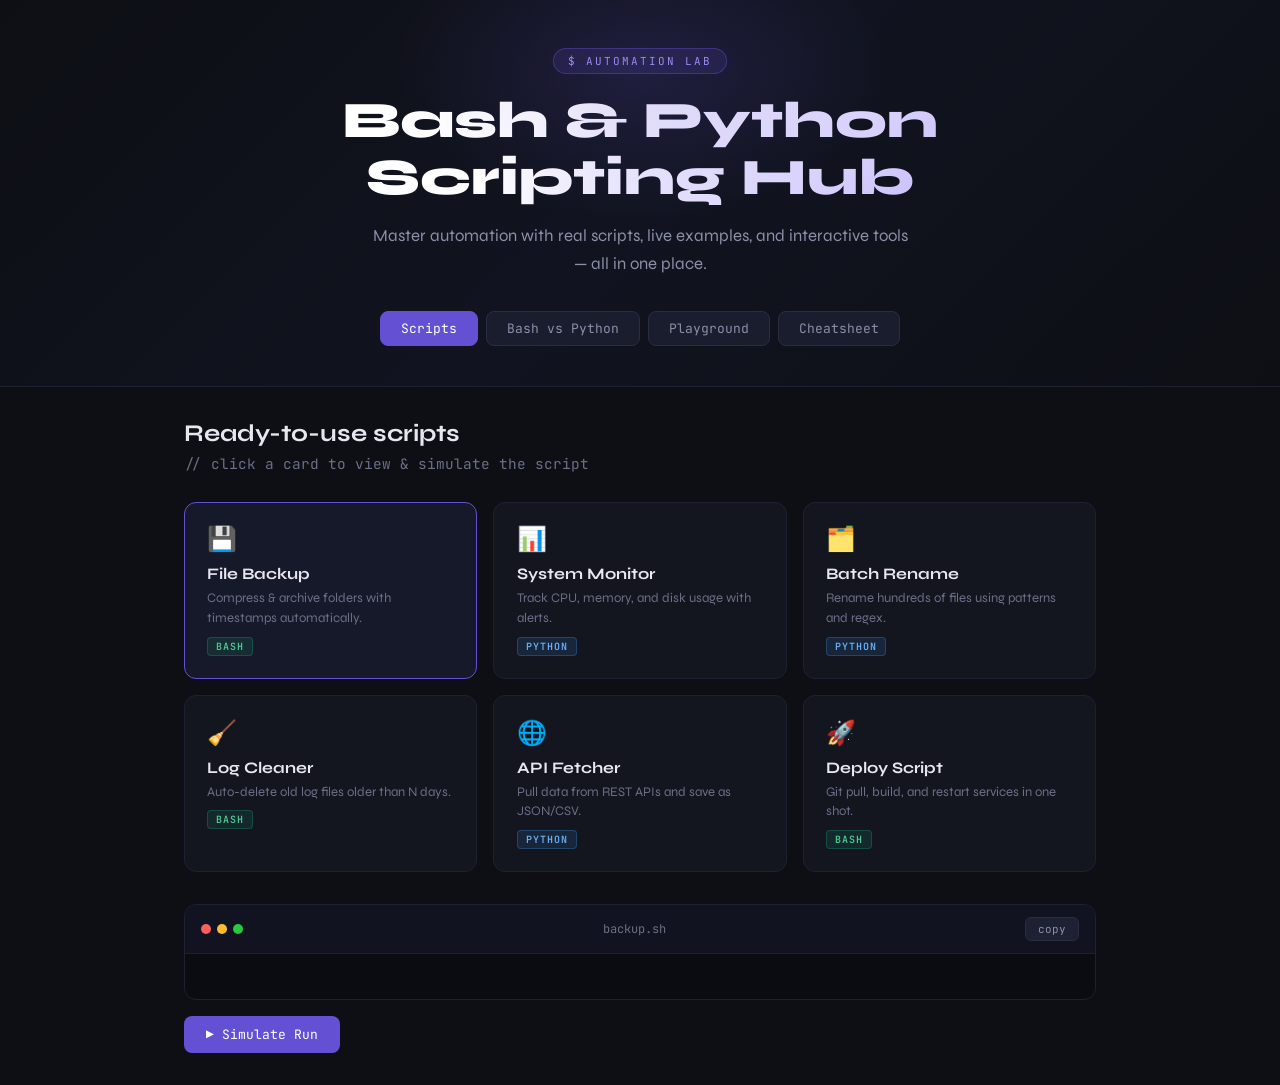
<file: index.html>
<!DOCTYPE html>
<html>
<head>
<meta charset="UTF-8">
<style>
  @import url('https://fonts.googleapis.com/css2?family=JetBrains+Mono:wght@400;600&family=Syne:wght@400;700;800&display=swap');

  * { box-sizing: border-box; margin: 0; padding: 0; }

  body {
    font-family: 'Syne', sans-serif;
    background: #0d0f14;
    color: #e8e6f0;
    min-height: 100vh;
  }

  .hero {
    background: linear-gradient(135deg, #0d0f14 0%, #111420 50%, #0d0f14 100%);
    border-bottom: 1px solid #1e2133;
    padding: 3rem 2rem 2.5rem;
    text-align: center;
    position: relative;
    overflow: hidden;
  }

  .hero::before {
    content: '';
    position: absolute;
    top: -80px; left: 50%;
    transform: translateX(-50%);
    width: 500px; height: 300px;
    background: radial-gradient(ellipse, rgba(99,80,210,0.18) 0%, transparent 70%);
    pointer-events: none;
  }

  .hero-badge {
    display: inline-block;
    background: rgba(99,80,210,0.15);
    border: 1px solid rgba(99,80,210,0.4);
    color: #a594f9;
    font-size: 11px;
    letter-spacing: 2px;
    text-transform: uppercase;
    padding: 5px 14px;
    border-radius: 20px;
    margin-bottom: 1.2rem;
    font-family: 'JetBrains Mono', monospace;
  }

  .hero h1 {
    font-size: clamp(2rem, 5vw, 3.2rem);
    font-weight: 800;
    line-height: 1.1;
    margin-bottom: 1rem;
    background: linear-gradient(135deg, #fff 40%, #a594f9);
    -webkit-background-clip: text;
    -webkit-text-fill-color: transparent;
    background-clip: text;
  }

  .hero p {
    font-size: 1.05rem;
    color: #8b8fa8;
    max-width: 540px;
    margin: 0 auto 2rem;
    line-height: 1.7;
  }

  .tab-bar {
    display: flex;
    justify-content: center;
    gap: 8px;
    flex-wrap: wrap;
  }

  .tab-btn {
    background: #1a1d2e;
    border: 1px solid #2a2d42;
    color: #8b8fa8;
    padding: 8px 20px;
    border-radius: 8px;
    font-family: 'JetBrains Mono', monospace;
    font-size: 13px;
    cursor: pointer;
    transition: all 0.2s;
  }

  .tab-btn:hover { border-color: #6350d2; color: #e8e6f0; }
  .tab-btn.active {
    background: #6350d2;
    border-color: #6350d2;
    color: #fff;
  }

  .main {
    max-width: 960px;
    margin: 0 auto;
    padding: 2rem 1.5rem;
  }

  .section { display: none; }
  .section.active { display: block; }

  .section-title {
    font-size: 1.5rem;
    font-weight: 700;
    margin-bottom: 0.4rem;
    color: #e8e6f0;
  }

  .section-sub {
    font-size: 0.9rem;
    color: #6b6f88;
    margin-bottom: 1.8rem;
    font-family: 'JetBrains Mono', monospace;
  }

  .cards-grid {
    display: grid;
    grid-template-columns: repeat(auto-fit, minmax(280px, 1fr));
    gap: 16px;
    margin-bottom: 2rem;
  }

  .card {
    background: #13151f;
    border: 1px solid #1e2133;
    border-radius: 12px;
    padding: 1.4rem;
    cursor: pointer;
    transition: all 0.2s;
  }

  .card:hover {
    border-color: #6350d2;
    background: #16192a;
    transform: translateY(-2px);
  }

  .card.active {
    border-color: #6350d2;
    background: #16192a;
  }

  .card-icon {
    font-size: 24px;
    margin-bottom: 10px;
    display: block;
  }

  .card h3 {
    font-size: 1rem;
    font-weight: 700;
    margin-bottom: 6px;
    color: #e8e6f0;
  }

  .card p {
    font-size: 0.82rem;
    color: #6b6f88;
    line-height: 1.5;
  }

  .lang-badge {
    display: inline-block;
    font-family: 'JetBrains Mono', monospace;
    font-size: 10px;
    padding: 2px 8px;
    border-radius: 4px;
    margin-top: 8px;
    font-weight: 600;
    letter-spacing: 1px;
  }

  .bash-badge { background: rgba(29,158,117,0.15); color: #4ec994; border: 1px solid rgba(29,158,117,0.3); }
  .python-badge { background: rgba(55,138,221,0.15); color: #6ab0f5; border: 1px solid rgba(55,138,221,0.3); }
  .both-badge { background: rgba(99,80,210,0.15); color: #a594f9; border: 1px solid rgba(99,80,210,0.3); }

  .code-panel {
    background: #0a0c12;
    border: 1px solid #1e2133;
    border-radius: 12px;
    overflow: hidden;
    margin-top: 1.5rem;
  }

  .code-header {
    display: flex;
    align-items: center;
    justify-content: space-between;
    padding: 12px 16px;
    background: #111420;
    border-bottom: 1px solid #1e2133;
  }

  .code-dots { display: flex; gap: 6px; }
  .dot { width: 10px; height: 10px; border-radius: 50%; }
  .dot-r { background: #ff5f57; }
  .dot-y { background: #ffbd2e; }
  .dot-g { background: #28c840; }

  .code-filename {
    font-family: 'JetBrains Mono', monospace;
    font-size: 12px;
    color: #6b6f88;
  }

  .copy-btn {
    background: #1e2133;
    border: 1px solid #2a2d42;
    color: #8b8fa8;
    font-size: 11px;
    padding: 4px 12px;
    border-radius: 6px;
    cursor: pointer;
    font-family: 'JetBrains Mono', monospace;
    transition: all 0.2s;
  }

  .copy-btn:hover { background: #6350d2; color: #fff; border-color: #6350d2; }

  .code-body {
    padding: 1.4rem 1.6rem;
    overflow-x: auto;
  }

  pre {
    font-family: 'JetBrains Mono', monospace;
    font-size: 13px;
    line-height: 1.7;
    color: #c9c7e0;
    white-space: pre;
  }

  .kw { color: #a594f9; }
  .fn { color: #6ab0f5; }
  .str { color: #4ec994; }
  .cm { color: #444766; font-style: italic; }
  .num { color: #f9c96e; }
  .op { color: #ff8c7a; }

  .run-btn {
    display: inline-flex;
    align-items: center;
    gap: 8px;
    background: #6350d2;
    color: #fff;
    border: none;
    padding: 10px 22px;
    border-radius: 8px;
    font-family: 'JetBrains Mono', monospace;
    font-size: 13px;
    cursor: pointer;
    margin-top: 1rem;
    transition: all 0.2s;
  }

  .run-btn:hover { background: #7a65e8; transform: translateY(-1px); }

  .output-box {
    background: #0a0c12;
    border: 1px solid #1e2133;
    border-radius: 10px;
    padding: 1rem 1.4rem;
    margin-top: 1rem;
    font-family: 'JetBrains Mono', monospace;
    font-size: 12px;
    color: #4ec994;
    line-height: 1.8;
    display: none;
    min-height: 80px;
  }

  .output-box.visible { display: block; }

  .divider {
    border: none;
    border-top: 1px solid #1e2133;
    margin: 2rem 0;
  }

  .compare-grid {
    display: grid;
    grid-template-columns: 1fr 1fr;
    gap: 16px;
    margin-top: 1.5rem;
  }

  @media (max-width: 600px) {
    .compare-grid { grid-template-columns: 1fr; }
  }

  .compare-card {
    background: #13151f;
    border: 1px solid #1e2133;
    border-radius: 12px;
    padding: 1.4rem;
  }

  .compare-card h3 {
    font-size: 1.1rem;
    font-weight: 700;
    margin-bottom: 1rem;
    display: flex;
    align-items: center;
    gap: 10px;
  }

  .compare-card ul {
    list-style: none;
    display: flex;
    flex-direction: column;
    gap: 8px;
  }

  .compare-card li {
    font-size: 0.85rem;
    color: #8b8fa8;
    padding-left: 16px;
    position: relative;
    line-height: 1.5;
  }

  .compare-card li::before {
    content: '▸';
    position: absolute;
    left: 0;
    color: #6350d2;
    font-size: 10px;
    top: 2px;
  }

  .playground-area {
    background: #0a0c12;
    border: 1px solid #1e2133;
    border-radius: 12px;
    overflow: hidden;
    margin-top: 1.5rem;
  }

  .playground-tabs {
    display: flex;
    background: #111420;
    border-bottom: 1px solid #1e2133;
  }

  .ptab {
    padding: 10px 20px;
    font-family: 'JetBrains Mono', monospace;
    font-size: 12px;
    color: #6b6f88;
    cursor: pointer;
    border-bottom: 2px solid transparent;
    transition: all 0.2s;
  }

  .ptab.active { color: #a594f9; border-bottom-color: #6350d2; }

  .ptab-content { display: none; padding: 1.4rem; }
  .ptab-content.active { display: block; }

  textarea {
    width: 100%;
    background: #0d0f14;
    border: 1px solid #2a2d42;
    color: #c9c7e0;
    font-family: 'JetBrains Mono', monospace;
    font-size: 12.5px;
    padding: 12px;
    border-radius: 8px;
    resize: vertical;
    min-height: 160px;
    line-height: 1.7;
  }

  textarea:focus { outline: none; border-color: #6350d2; }

  .sim-output {
    background: #05070c;
    border: 1px solid #1e2133;
    border-radius: 8px;
    padding: 12px 14px;
    font-family: 'JetBrains Mono', monospace;
    font-size: 12px;
    color: #4ec994;
    margin-top: 12px;
    min-height: 60px;
    line-height: 1.8;
    white-space: pre-wrap;
  }

  .sim-btn {
    background: transparent;
    border: 1px solid #6350d2;
    color: #a594f9;
    padding: 8px 18px;
    border-radius: 8px;
    font-family: 'JetBrains Mono', monospace;
    font-size: 12px;
    cursor: pointer;
    margin-top: 10px;
    transition: all 0.2s;
  }

  .sim-btn:hover { background: #6350d2; color: #fff; }

  .cheatsheet {
    display: grid;
    grid-template-columns: repeat(auto-fit, minmax(240px, 1fr));
    gap: 14px;
    margin-top: 1.5rem;
  }

  .cs-card {
    background: #13151f;
    border: 1px solid #1e2133;
    border-radius: 10px;
    padding: 1.2rem;
  }

  .cs-card h4 {
    font-size: 0.82rem;
    text-transform: uppercase;
    letter-spacing: 1.5px;
    color: #6b6f88;
    margin-bottom: 10px;
    font-family: 'JetBrains Mono', monospace;
  }

  .cs-card code {
    display: block;
    font-family: 'JetBrains Mono', monospace;
    font-size: 12px;
    color: #c9c7e0;
    background: #0a0c12;
    padding: 8px 10px;
    border-radius: 6px;
    margin-bottom: 6px;
    border-left: 3px solid #6350d2;
    line-height: 1.5;
  }

  .cs-desc {
    font-size: 11px;
    color: #6b6f88;
    margin-bottom: 6px;
  }
</style>
</head>
<body>

<div class="hero">
  <div class="hero-badge">$ automation lab</div>
  <h1>Bash &amp; Python<br>Scripting Hub</h1>
  <p>Master automation with real scripts, live examples, and interactive tools — all in one place.</p>
  <div class="tab-bar">
    <button class="tab-btn active" onclick="switchTab('scripts')">Scripts</button>
    <button class="tab-btn" onclick="switchTab('compare')">Bash vs Python</button>
    <button class="tab-btn" onclick="switchTab('playground')">Playground</button>
    <button class="tab-btn" onclick="switchTab('cheatsheet')">Cheatsheet</button>
  </div>
</div>

<div class="main">

  <!-- SCRIPTS TAB -->
  <div class="section active" id="tab-scripts">
    <div class="section-title">Ready-to-use scripts</div>
    <div class="section-sub">// click a card to view &amp; simulate the script</div>
    <div class="cards-grid">
      <div class="card active" onclick="showScript('backup')">
        <span class="card-icon">💾</span>
        <h3>File Backup</h3>
        <p>Compress &amp; archive folders with timestamps automatically.</p>
        <span class="lang-badge bash-badge">BASH</span>
      </div>
      <div class="card" onclick="showScript('sysmon')">
        <span class="card-icon">📊</span>
        <h3>System Monitor</h3>
        <p>Track CPU, memory, and disk usage with alerts.</p>
        <span class="lang-badge python-badge">PYTHON</span>
      </div>
      <div class="card" onclick="showScript('rename')">
        <span class="card-icon">🗂️</span>
        <h3>Batch Rename</h3>
        <p>Rename hundreds of files using patterns and regex.</p>
        <span class="lang-badge python-badge">PYTHON</span>
      </div>
      <div class="card" onclick="showScript('logclean')">
        <span class="card-icon">🧹</span>
        <h3>Log Cleaner</h3>
        <p>Auto-delete old log files older than N days.</p>
        <span class="lang-badge bash-badge">BASH</span>
      </div>
      <div class="card" onclick="showScript('apifetch')">
        <span class="card-icon">🌐</span>
        <h3>API Fetcher</h3>
        <p>Pull data from REST APIs and save as JSON/CSV.</p>
        <span class="lang-badge python-badge">PYTHON</span>
      </div>
      <div class="card" onclick="showScript('deploy')">
        <span class="card-icon">🚀</span>
        <h3>Deploy Script</h3>
        <p>Git pull, build, and restart services in one shot.</p>
        <span class="lang-badge bash-badge">BASH</span>
      </div>
    </div>
    <div class="code-panel" id="code-panel">
      <div class="code-header">
        <div class="code-dots">
          <div class="dot dot-r"></div>
          <div class="dot dot-y"></div>
          <div class="dot dot-g"></div>
        </div>
        <span class="code-filename" id="code-filename">backup.sh</span>
        <button class="copy-btn" onclick="copyCode()">copy</button>
      </div>
      <div class="code-body">
        <pre id="code-content"></pre>
      </div>
    </div>
    <button class="run-btn" onclick="simulateRun()">&#9654; Simulate Run</button>
    <div class="output-box" id="run-output"></div>
  </div>

  <!-- COMPARE TAB -->
  <div class="section" id="tab-compare">
    <div class="section-title">Bash vs Python</div>
    <div class="section-sub">// choose the right tool for the job</div>
    <div class="compare-grid">
      <div class="compare-card">
        <h3><span class="lang-badge bash-badge">BASH</span> Best for</h3>
        <ul>
          <li>File operations — move, copy, delete, rename</li>
          <li>Chaining CLI tools with pipes</li>
          <li>Quick one-liners and cron jobs</li>
          <li>System administration tasks</li>
          <li>Environment variables &amp; shell config</li>
          <li>Starting/stopping services</li>
          <li>Git hooks and CI pipelines</li>
        </ul>
      </div>
      <div class="compare-card">
        <h3><span class="lang-badge python-badge">PYTHON</span> Best for</h3>
        <ul>
          <li>Complex data processing &amp; transformation</li>
          <li>REST API calls and web scraping</li>
          <li>Cross-platform scripts (Win/Mac/Linux)</li>
          <li>Error handling and retry logic</li>
          <li>Reading/writing Excel, JSON, CSV</li>
          <li>Scheduled tasks with rich libraries</li>
          <li>Database queries and automation</li>
        </ul>
      </div>
    </div>
    <hr class="divider">
    <div class="section-title" style="font-size:1.1rem; margin-bottom:0.4rem;">Same task, two ways</div>
    <div class="section-sub">// count lines in all .log files</div>
    <div class="compare-grid">
      <div class="code-panel">
        <div class="code-header">
          <div class="code-dots"><div class="dot dot-r"></div><div class="dot dot-y"></div><div class="dot dot-g"></div></div>
          <span class="code-filename">count_logs.sh</span>
        </div>
        <div class="code-body">
          <pre><span class="cm">#!/bin/bash</span>
<span class="kw">for</span> f <span class="kw">in</span> *.log; <span class="kw">do</span>
  lines=$(wc -l &lt; <span class="str">"$f"</span>)
  <span class="fn">echo</span> <span class="str">"$f: $lines lines"</span>
<span class="kw">done</span></pre>
        </div>
      </div>
      <div class="code-panel">
        <div class="code-header">
          <div class="code-dots"><div class="dot dot-r"></div><div class="dot dot-y"></div><div class="dot dot-g"></div></div>
          <span class="code-filename">count_logs.py</span>
        </div>
        <div class="code-body">
          <pre><span class="kw">import</span> glob

<span class="kw">for</span> f <span class="kw">in</span> glob.glob(<span class="str">"*.log"</span>):
    <span class="kw">with</span> <span class="fn">open</span>(f) <span class="kw">as</span> fh:
        lines = <span class="fn">len</span>(fh.readlines())
    <span class="fn">print</span>(<span class="str">f"{f}: {lines} lines"</span>)</pre>
        </div>
      </div>
    </div>
  </div>

  <!-- PLAYGROUND TAB -->
  <div class="section" id="tab-playground">
    <div class="section-title">Interactive Playground</div>
    <div class="section-sub">// edit the code and simulate execution</div>
    <div class="playground-area">
      <div class="playground-tabs">
        <div class="ptab active" onclick="switchPTab('bash-play', this)">bash</div>
        <div class="ptab" onclick="switchPTab('python-play', this)">python</div>
      </div>
      <div class="ptab-content active" id="ptab-bash-play">
        <textarea id="bash-editor">#!/bin/bash
# Edit this script and click Run!

NAME="AutoBot"
echo "Hello from $NAME"

for i in 1 2 3 4 5; do
  echo "Processing item $i..."
done

echo "Done! All items processed."</textarea>
        <button class="sim-btn" onclick="runPlayground('bash')">&#9654; Run Script</button>
        <div class="sim-output" id="bash-play-out">// output appears here</div>
      </div>
      <div class="ptab-content" id="ptab-python-play">
        <textarea id="python-editor">import os
import datetime

# Edit this script and click Run!
name = "AutoBot"
print(f"Hello from {name}!")

now = datetime.datetime.now()
print(f"Current time: {now.strftime('%H:%M:%S')}")

files = ["report.csv", "data.json", "log.txt"]
for f in files:
    print(f"  Processing: {f}")</textarea>
        <button class="sim-btn" onclick="runPlayground('python')">&#9654; Run Script</button>
        <div class="sim-output" id="python-play-out">// output appears here</div>
      </div>
    </div>
  </div>

  <!-- CHEATSHEET TAB -->
  <div class="section" id="tab-cheatsheet">
    <div class="section-title">Quick Cheatsheet</div>
    <div class="section-sub">// essential commands at a glance</div>
    <div class="cheatsheet">
      <div class="cs-card">
        <h4>Bash — Variables</h4>
        <code>NAME="value"</code>
        <div class="cs-desc">Declare a variable</div>
        <code>echo "$NAME"</code>
        <div class="cs-desc">Use a variable</div>
        <code>read -p "Enter: " VAR</code>
        <div class="cs-desc">Read user input</div>
      </div>
      <div class="cs-card">
        <h4>Bash — Files</h4>
        <code>cp src dst</code>
        <div class="cs-desc">Copy file</div>
        <code>mv old new</code>
        <div class="cs-desc">Move/rename file</div>
        <code>find . -name "*.log"</code>
        <div class="cs-desc">Find files by pattern</div>
      </div>
      <div class="cs-card">
        <h4>Bash — Control</h4>
        <code>if [ -f "file" ]; then</code>
        <div class="cs-desc">Check if file exists</div>
        <code>for f in *.txt; do</code>
        <div class="cs-desc">Loop over files</div>
        <code>while true; do</code>
        <div class="cs-desc">Infinite loop</div>
      </div>
      <div class="cs-card">
        <h4>Python — Files</h4>
        <code>open("f", "r") as fh</code>
        <div class="cs-desc">Read a file</div>
        <code>os.listdir(".")</code>
        <div class="cs-desc">List directory</div>
        <code>shutil.move(src, dst)</code>
        <div class="cs-desc">Move a file</div>
      </div>
      <div class="cs-card">
        <h4>Python — Shell</h4>
        <code>subprocess.run(["ls"])</code>
        <div class="cs-desc">Run shell command</div>
        <code>os.environ["HOME"]</code>
        <div class="cs-desc">Get env variable</div>
        <code>sys.argv[1]</code>
        <div class="cs-desc">Get CLI argument</div>
      </div>
      <div class="cs-card">
        <h4>Python — Data</h4>
        <code>json.load(open("f"))</code>
        <div class="cs-desc">Parse JSON file</div>
        <code>csv.reader(open("f"))</code>
        <div class="cs-desc">Read CSV</div>
        <code>requests.get(url).json()</code>
        <div class="cs-desc">Fetch from API</div>
      </div>
    </div>
  </div>

</div>

<script>
const scripts = {
  backup: {
    file: 'backup.sh',
    code: `<span class="cm">#!/bin/bash</span>\n<span class="cm"># Automated backup with timestamp</span>\n\nSRC=<span class="str">"/home/user/documents"</span>\nDEST=<span class="str">"/backups"</span>\nDATE=$(date +<span class="str">"%Y-%m-%d_%H-%M"</span>)\nARCHIVE=<span class="str">"backup_$DATE.tar.gz"</span>\n\nmkdir -p <span class="str">"$DEST"</span>\ntar -czf <span class="str">"$DEST/$ARCHIVE"</span> <span class="str">"$SRC"</span>\n\n<span class="kw">if</span> [ $? -eq <span class="num">0</span> ]; then\n  <span class="fn">echo</span> <span class="str">"✓ Backup created: $ARCHIVE"</span>\n<span class="kw">else</span>\n  <span class="fn">echo</span> <span class="str">"✗ Backup failed!"</span>\n  <span class="fn">exit</span> <span class="num">1</span>\n<span class="kw">fi</span>\n\n<span class="cm"># Keep only last 7 backups</span>\nls -t <span class="str">"$DEST"</span>/backup_*.tar.gz | tail -n +<span class="num">8</span> | xargs rm -f`,
    output: `$ ./backup.sh\n✓ Backup created: backup_2026-05-02_14-30.tar.gz\n  Size: 24M\n[Cleanup] Removed 2 old backups. Keeping last 7.`
  },
  sysmon: {
    file: 'sysmon.py',
    code:
</file>
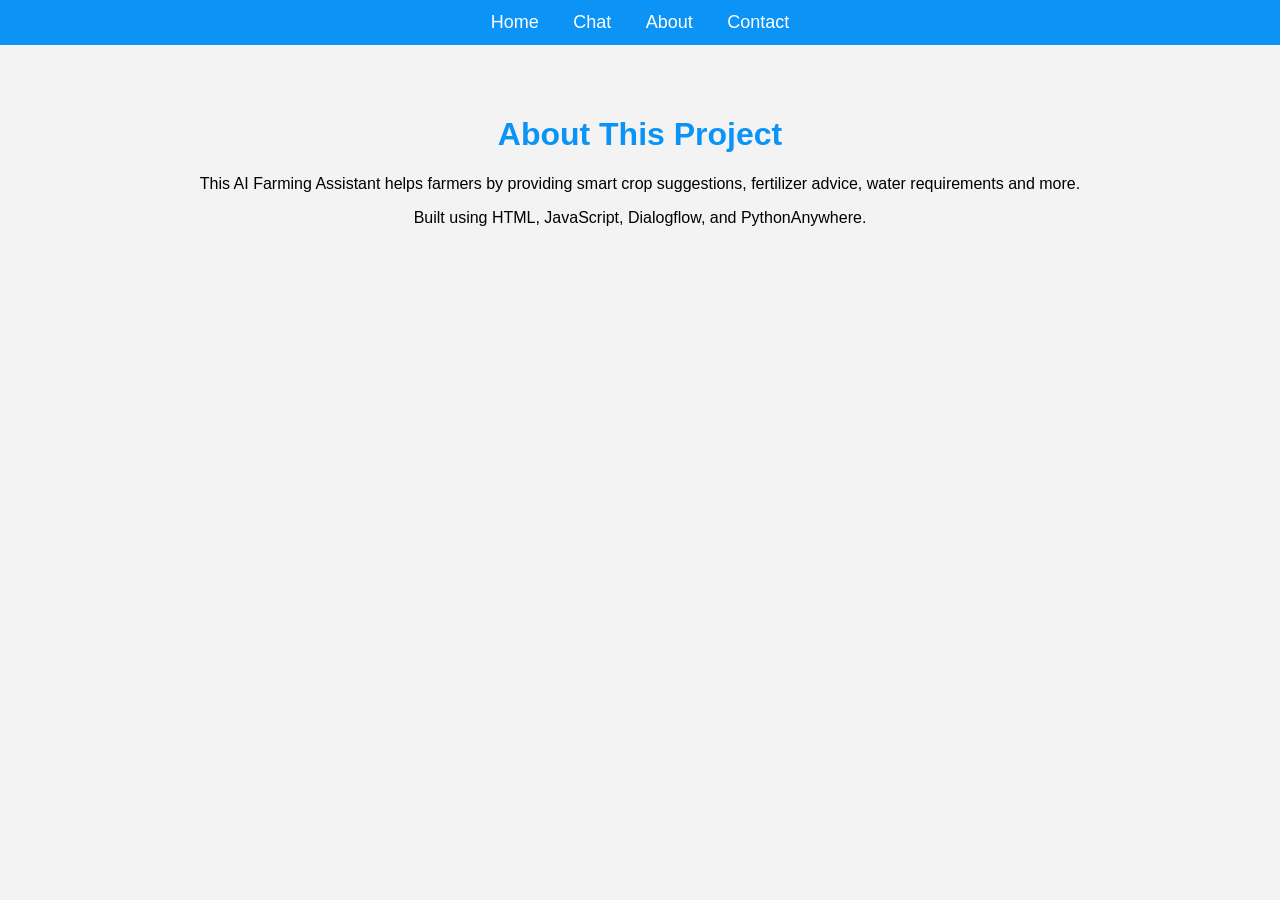
<file: about.html>
<!DOCTYPE html>
<html>
<head>
    <title>About - AI Farming Assistant</title>
    <link rel="stylesheet" href="style.css">
</head>

<body>
    <nav>
        <a href="index.html">Home</a>
        <a href="chat.html">Chat</a>
        <a href="about.html">About</a>
        <a href="contact.html">Contact</a>
    </nav>

    <div class="container">
        <h1>About This Project</h1>
        <p>This AI Farming Assistant helps farmers by providing smart crop suggestions, fertilizer advice, water requirements and more.</p>
        <p>Built using HTML, JavaScript, Dialogflow, and PythonAnywhere.</p>
    </div>
</body>
</html>
</file>
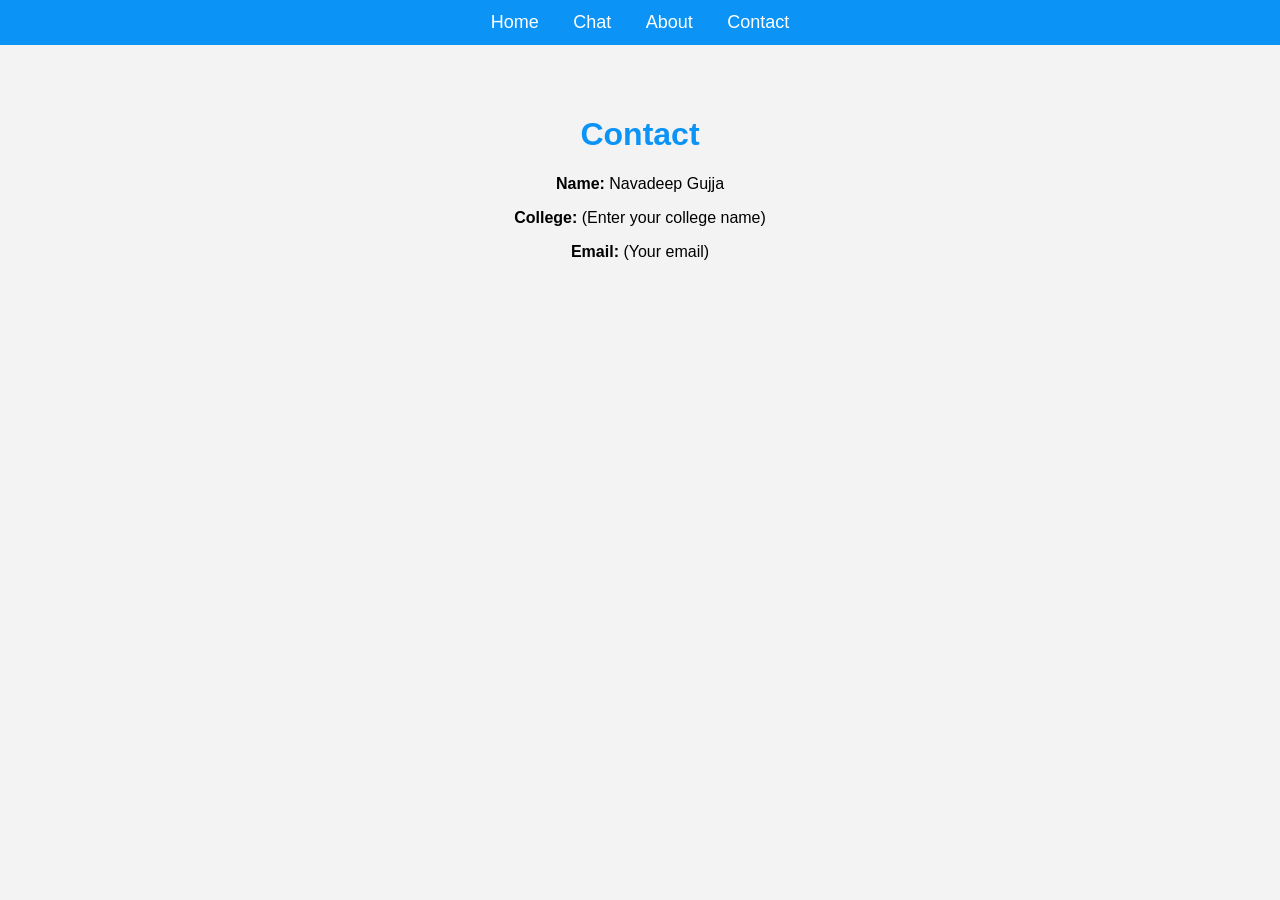
<file: contact.html>
<!DOCTYPE html>
<html>
<head>
    <title>Contact - AI Farming Assistant</title>
    <link rel="stylesheet" href="style.css">
</head>

<body>
    <nav>
        <a href="index.html">Home</a>
        <a href="chat.html">Chat</a>
        <a href="about.html">About</a>
        <a href="contact.html">Contact</a>
    </nav>

    <div class="container">
        <h1>Contact</h1>
        <p><strong>Name:</strong> Navadeep Gujja</p>
        <p><strong>College:</strong> (Enter your college name)</p>
        <p><strong>Email:</strong> (Your email)</p>
    </div>

</body>
</html>
</file>
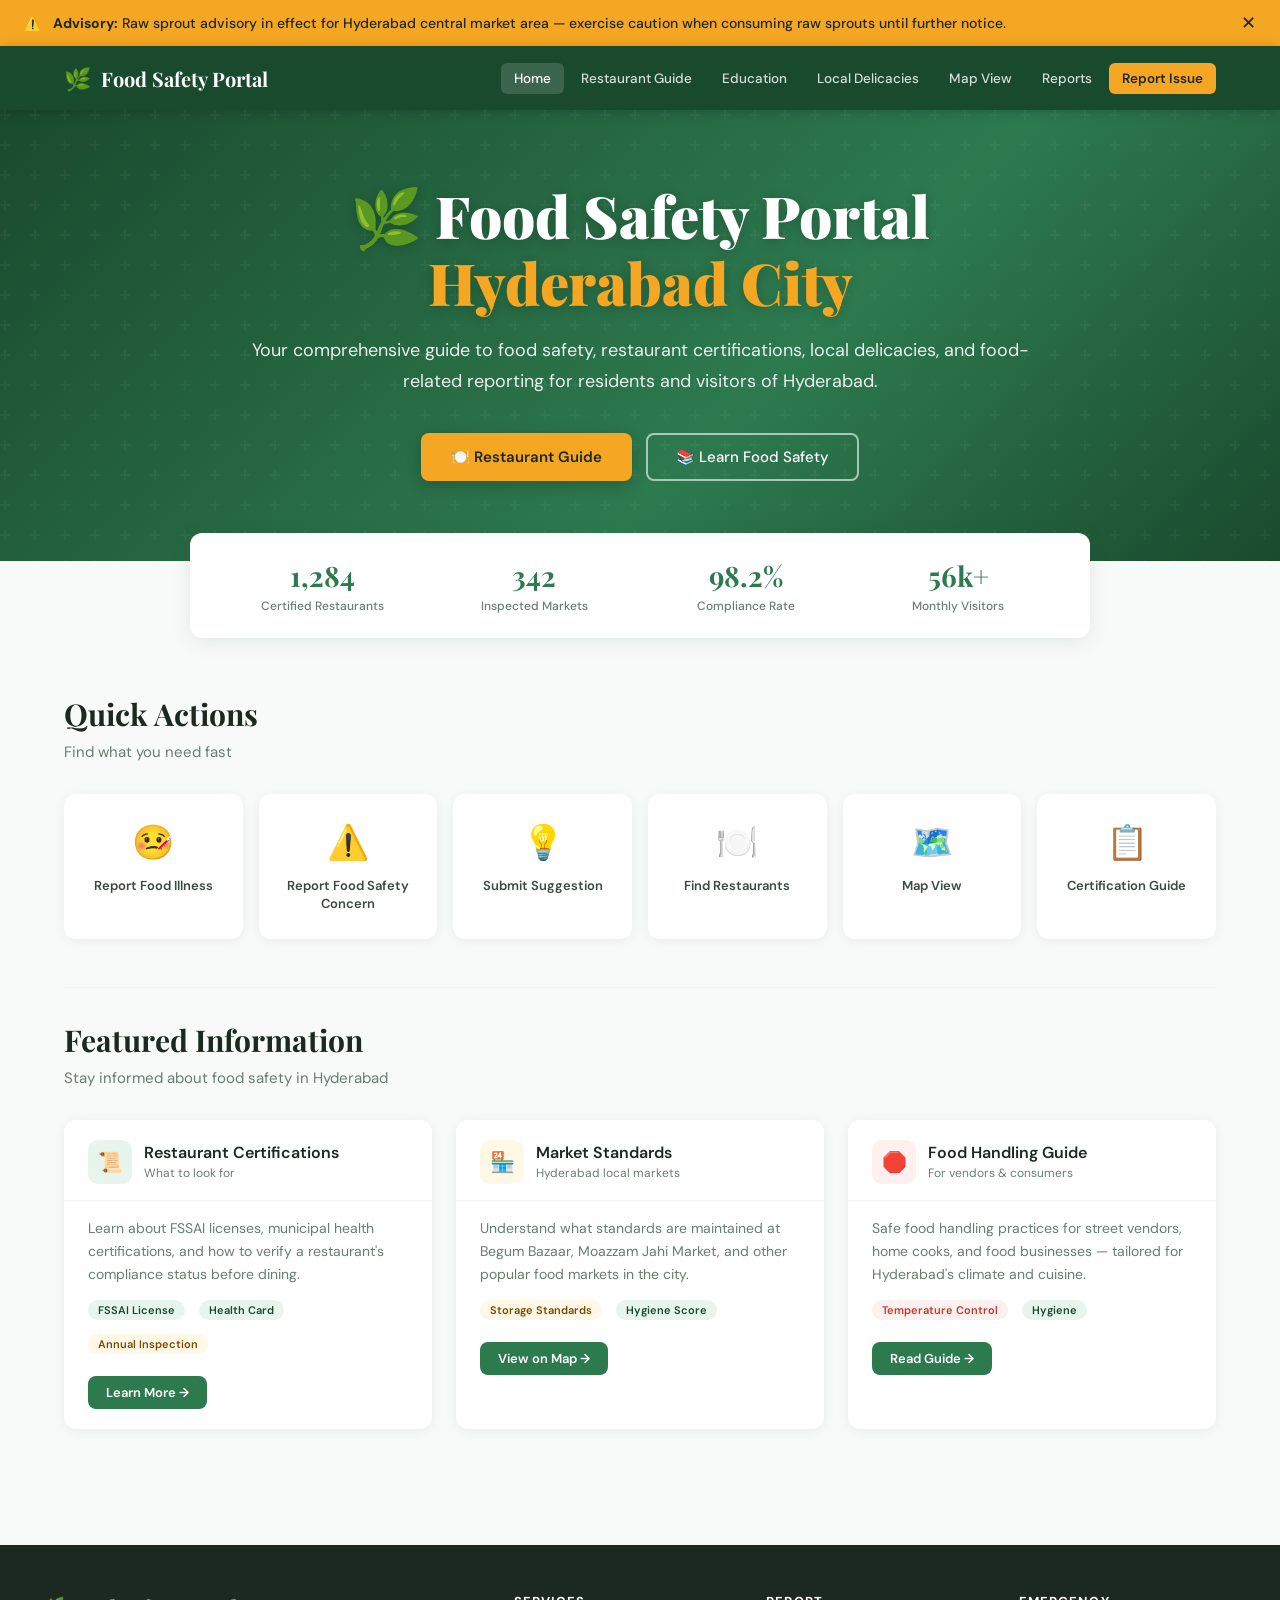
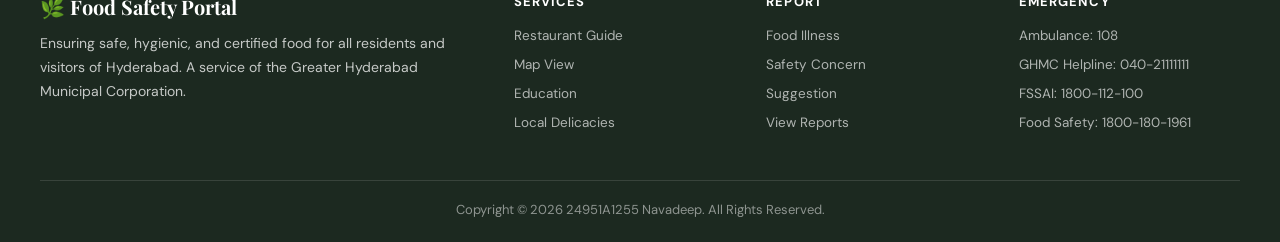
<file: index3.html>
<!DOCTYPE html>
<html lang="en">
<head>
<meta charset="UTF-8">
<meta name="viewport" content="width=device-width, initial-scale=1.0">
<title>Food Safety Portal</title>
<link href="https://fonts.googleapis.com/css2?family=Playfair+Display:wght@700;900&family=DM+Sans:wght@300;400;500;600&display=swap" rel="stylesheet">
<style>
  :root {
    --green-dark: #1a4a2e;
    --green-mid: #2d7a4f;
    --green-light: #4caf75;
    --green-pale: #e8f5ee;
    --amber: #f5a623;
    --amber-light: #fff8e7;
    --red: #c0392b;
    --red-light: #fdf0ee;
    --white: #ffffff;
    --off-white: #f8faf9;
    --gray-100: #f0f2f1;
    --gray-200: #d8ddd9;
    --gray-500: #6b7c72;
    --gray-700: #3a4a40;
    --gray-900: #1c2920;
    --shadow: 0 4px 20px rgba(26,74,46,0.10);
    --shadow-lg: 0 8px 40px rgba(26,74,46,0.15);
    --radius: 12px;
    --radius-sm: 8px;
  }
  * { box-sizing: border-box; margin: 0; padding: 0; }
  body { font-family: 'DM Sans', sans-serif; background: var(--off-white); color: var(--gray-900); min-height: 100vh; }

  
  nav {
    background: var(--green-dark);
    color: white;
    position: sticky; top: 0; z-index: 1000;
    box-shadow: 0 2px 12px rgba(0,0,0,0.2);
  }
  .nav-inner {
    max-width: 1200px; margin: auto;
    display: flex; align-items: center; justify-content: space-between;
    padding: 0 24px; height: 64px;
  }
  .nav-logo {
    font-family: 'Playfair Display', serif;
    font-size: 20px; font-weight: 700; color: white;
    display: flex; align-items: center; gap: 10px; cursor: pointer;
  }
  .nav-logo .leaf { font-size: 22px; }
  .nav-links { display: flex; gap: 4px; flex-wrap: wrap; }
  .nav-links button {
    background: none; border: none; color: rgba(255,255,255,0.82);
    font-family: 'DM Sans', sans-serif; font-size: 13.5px; font-weight: 500;
    padding: 7px 13px; border-radius: 6px; cursor: pointer;
    transition: background 0.2s, color 0.2s;
  }
  .nav-links button:hover, .nav-links button.active {
    background: rgba(255,255,255,0.15); color: white;
  }
  .nav-cta {
    background: var(--amber) !important; color: var(--gray-900) !important;
    font-weight: 600 !important;
  }
  .nav-cta:hover { background: #e09b1a !important; }

 
  .section { display: none; }
  .section.active { display: block; }


  .hero {
    background: linear-gradient(135deg, var(--green-dark) 0%, #2d7a4f 60%, #1a4a2e 100%);
    color: white; padding: 72px 24px 80px; text-align: center;
    position: relative; overflow: hidden;
  }
  .hero::before {
    content: '';
    position: absolute; inset: 0;
    background: url("data:image/svg+xml,%3Csvg width='60' height='60' viewBox='0 0 60 60' xmlns='http://www.w3.org/2000/svg'%3E%3Cg fill='none' fill-rule='evenodd'%3E%3Cg fill='%23ffffff' fill-opacity='0.04'%3E%3Cpath d='M36 34v-4h-2v4h-4v2h4v4h2v-4h4v-2h-4zm0-30V0h-2v4h-4v2h4v4h2V6h4V4h-4zM6 34v-4H4v4H0v2h4v4h2v-4h4v-2H6zM6 4V0H4v4H0v2h4v4h2V6h4V4H6z'/%3E%3C/g%3E%3C/g%3E%3C/svg%3E");
  }
  .hero-content { position: relative; z-index: 1; max-width: 780px; margin: auto; }
  .hero h1 {
    font-family: 'Playfair Display', serif;
    font-size: clamp(36px, 5vw, 58px); font-weight: 900;
    line-height: 1.15; margin-bottom: 20px;
    text-shadow: 0 2px 12px rgba(0,0,0,0.2);
  }
  .hero h1 span { color: var(--amber); }
  .hero p { font-size: 18px; opacity: 0.9; margin-bottom: 36px; line-height: 1.7; }
  .hero-btns { display: flex; gap: 14px; justify-content: center; flex-wrap: wrap; }
  .btn-primary {
    background: var(--amber); color: var(--gray-900);
    border: none; padding: 14px 30px; border-radius: var(--radius-sm);
    font-family: 'DM Sans', sans-serif; font-size: 15px; font-weight: 600;
    cursor: pointer; transition: transform 0.15s, box-shadow 0.15s;
    box-shadow: 0 4px 16px rgba(0,0,0,0.2);
  }
  .btn-primary:hover { transform: translateY(-2px); box-shadow: 0 8px 24px rgba(0,0,0,0.25); }
  .btn-outline {
    background: transparent; color: white;
    border: 2px solid rgba(255,255,255,0.6); padding: 12px 28px;
    border-radius: var(--radius-sm);
    font-family: 'DM Sans', sans-serif; font-size: 15px; font-weight: 500;
    cursor: pointer; transition: all 0.15s;
  }
  .btn-outline:hover { border-color: white; background: rgba(255,255,255,0.1); }

  .stats-bar {
    background: white; box-shadow: var(--shadow);
    max-width: 900px; margin: -28px auto 0; position: relative; z-index: 10;
    border-radius: var(--radius); padding: 24px 32px;
    display: grid; grid-template-columns: repeat(4, 1fr); gap: 12px;
  }
  .stat-item { text-align: center; }
  .stat-num { font-size: 28px; font-weight: 700; color: var(--green-mid); font-family: 'Playfair Display', serif; }
  .stat-lbl { font-size: 12px; color: var(--gray-500); margin-top: 4px; font-weight: 500; }

  
  .container { max-width: 1200px; margin: auto; padding: 0 24px; }
  .section-title {
    font-family: 'Playfair Display', serif; font-size: 30px; font-weight: 700;
    color: var(--gray-900); margin-bottom: 8px;
  }
  .section-sub { color: var(--gray-500); font-size: 15px; margin-bottom: 32px; }
  .pad-section { padding: 56px 24px; max-width: 1200px; margin: auto; }

  .quick-actions { display: grid; grid-template-columns: repeat(auto-fit, minmax(160px, 1fr)); gap: 16px; margin-bottom: 48px; }
  .qa-card {
    background: white; border-radius: var(--radius);
    padding: 24px 16px; text-align: center; cursor: pointer;
    border: 2px solid transparent; transition: all 0.2s;
    box-shadow: 0 2px 12px rgba(0,0,0,0.06);
  }
  .qa-card:hover { border-color: var(--green-light); transform: translateY(-3px); box-shadow: var(--shadow-lg); }
  .qa-icon { font-size: 34px; margin-bottom: 12px; }
  .qa-label { font-size: 13px; font-weight: 600; color: var(--gray-700); line-height: 1.4; }

  
  .cards-grid { display: grid; grid-template-columns: repeat(auto-fit, minmax(300px, 1fr)); gap: 24px; }
  .card {
    background: white; border-radius: var(--radius);
    box-shadow: 0 2px 12px rgba(0,0,0,0.07); overflow: hidden;
    transition: box-shadow 0.2s, transform 0.2s;
  }
  .card:hover { box-shadow: var(--shadow-lg); transform: translateY(-2px); }
  .card-header {
    padding: 20px 24px 16px;
    border-bottom: 1px solid var(--gray-100);
    display: flex; align-items: center; gap: 12px;
  }
  .card-icon {
    width: 44px; height: 44px; border-radius: 10px;
    display: flex; align-items: center; justify-content: center; font-size: 20px;
    flex-shrink: 0;
  }
  .card-icon.green { background: var(--green-pale); }
  .card-icon.amber { background: var(--amber-light); }
  .card-icon.red { background: var(--red-light); }
  .card-title { font-size: 16px; font-weight: 600; color: var(--gray-900); }
  .card-subtitle { font-size: 12px; color: var(--gray-500); margin-top: 2px; }
  .card-body { padding: 16px 24px 20px; }
  .card-body p { font-size: 14px; color: var(--gray-500); line-height: 1.65; margin-bottom: 14px; }

 
  .tag {
    display: inline-block; padding: 3px 10px; border-radius: 20px;
    font-size: 11px; font-weight: 600; margin-right: 6px; margin-bottom: 6px;
  }
  .tag-green { background: var(--green-pale); color: var(--green-dark); }
  .tag-amber { background: var(--amber-light); color: #7a4a00; }
  .tag-red { background: var(--red-light); color: var(--red); }

  
  .form-wrap {
    background: white; border-radius: var(--radius);
    box-shadow: var(--shadow); padding: 32px; max-width: 700px;
  }
  .form-title { font-family: 'Playfair Display', serif; font-size: 22px; font-weight: 700; margin-bottom: 6px; }
  .form-subtitle { color: var(--gray-500); font-size: 14px; margin-bottom: 24px; }
  .form-group { margin-bottom: 20px; }
  label { display: block; font-size: 13px; font-weight: 600; color: var(--gray-700); margin-bottom: 7px; }
  input[type=text], input[type=email], input[type=tel], input[type=date], select, textarea {
    width: 100%; padding: 11px 14px; border-radius: var(--radius-sm);
    border: 1.5px solid var(--gray-200); font-family: 'DM Sans', sans-serif; font-size: 14px;
    color: var(--gray-900); background: var(--off-white); transition: border-color 0.2s;
    outline: none;
  }
  input:focus, select:focus, textarea:focus { border-color: var(--green-mid); background: white; }
  textarea { resize: vertical; min-height: 100px; }
  .form-row { display: grid; grid-template-columns: 1fr 1fr; gap: 16px; }
  .btn-submit {
    background: var(--green-mid); color: white; border: none;
    padding: 13px 32px; border-radius: var(--radius-sm);
    font-family: 'DM Sans', sans-serif; font-size: 15px; font-weight: 600;
    cursor: pointer; transition: background 0.2s, transform 0.15s;
    display: inline-flex; align-items: center; gap: 8px;
  }
  .btn-submit:hover { background: var(--green-dark); transform: translateY(-1px); }
  .success-msg {
    display: none; background: var(--green-pale); border: 1.5px solid var(--green-light);
    color: var(--green-dark); padding: 14px 18px; border-radius: var(--radius-sm);
    font-size: 14px; font-weight: 500; margin-top: 16px;
  }
  .radio-group { display: flex; gap: 16px; flex-wrap: wrap; }
  .radio-opt { display: flex; align-items: center; gap: 8px; cursor: pointer; }
  .radio-opt input { width: auto; }
  .severity-bar { display: flex; gap: 8px; margin-top: 8px; }
  .sev-btn {
    flex: 1; padding: 9px 6px; border-radius: 6px; border: 1.5px solid var(--gray-200);
    font-size: 12px; font-weight: 600; cursor: pointer; text-align: center; transition: all 0.2s;
    background: white;
  }
  .sev-btn.low.sel { background: var(--green-pale); border-color: var(--green-light); color: var(--green-dark); }
  .sev-btn.med.sel { background: var(--amber-light); border-color: var(--amber); color: #7a4a00; }
  .sev-btn.high.sel { background: var(--red-light); border-color: var(--red); color: var(--red); }

  /* ========== RESTAURANT GUIDE ========== */
  .restaurant-filters { display: flex; gap: 10px; flex-wrap: wrap; margin-bottom: 24px; }
  .filter-btn {
    padding: 8px 18px; border-radius: 24px; border: 1.5px solid var(--gray-200);
    background: white; font-family: 'DM Sans', sans-serif; font-size: 13px; font-weight: 500;
    cursor: pointer; transition: all 0.2s;
  }
  .filter-btn.active { background: var(--green-mid); color: white; border-color: var(--green-mid); }
  .restaurant-grid { display: grid; grid-template-columns: repeat(auto-fill, minmax(280px, 1fr)); gap: 20px; }
  .rest-card {
    background: white; border-radius: var(--radius); overflow: hidden;
    box-shadow: 0 2px 10px rgba(0,0,0,0.07); transition: all 0.2s;
  }
  .rest-card:hover { box-shadow: var(--shadow-lg); transform: translateY(-3px); }
  .rest-img {
    height: 140px; display: flex; align-items: center; justify-content: center;
    font-size: 48px; font-weight: 900;
  }
  .rest-body { padding: 16px 18px 20px; }
  .rest-name { font-size: 16px; font-weight: 600; margin-bottom: 4px; }
  .rest-cuisine { font-size: 12px; color: var(--gray-500); margin-bottom: 10px; }
  .rest-meta { display: flex; align-items: center; justify-content: space-between; margin-bottom: 10px; }
  .rest-rating { display: flex; align-items: center; gap: 4px; font-size: 13px; font-weight: 600; color: var(--amber); }
  .cert-badge {
    display: inline-flex; align-items: center; gap: 4px;
    padding: 3px 9px; border-radius: 20px; font-size: 11px; font-weight: 600;
  }
  .cert-badge.certified { background: var(--green-pale); color: var(--green-dark); }
  .cert-badge.pending { background: var(--amber-light); color: #7a4a00; }

  /* ========== MAP ========== */
  .map-container {
    background: white; border-radius: var(--radius); box-shadow: var(--shadow);
    overflow: hidden; position: relative;
  }
  .map-area {
    height: 480px; background: #e8f4f0;
    display: flex; align-items: center; justify-content: center;
    position: relative; overflow: hidden;
  }
  .map-bg {
    width: 100%; height: 100%; position: absolute; inset: 0;
  }
  .map-pin {
    position: absolute; cursor: pointer; transform: translate(-50%, -100%);
    transition: transform 0.2s;
  }
  .map-pin:hover { transform: translate(-50%, -100%) scale(1.25); }
  .pin-body {
    width: 36px; height: 36px; border-radius: 50% 50% 50% 0;
    transform: rotate(-45deg); display: flex; align-items: center; justify-content: center;
    box-shadow: 0 3px 10px rgba(0,0,0,0.25);
  }
  .pin-body span { transform: rotate(45deg); font-size: 16px; }
  .pin-body.green { background: var(--green-mid); }
  .pin-body.amber { background: var(--amber); }
  .pin-body.red { background: var(--red); }
  .map-tooltip {
    position: absolute; background: white; border-radius: var(--radius-sm);
    padding: 10px 14px; box-shadow: var(--shadow-lg); font-size: 13px;
    white-space: nowrap; display: none; z-index: 10; pointer-events: none;
  }
  .map-tooltip.show { display: block; }
  .map-legend {
    padding: 14px 20px; display: flex; gap: 20px; align-items: center; flex-wrap: wrap;
    border-top: 1px solid var(--gray-100);
  }
  .legend-item { display: flex; align-items: center; gap: 8px; font-size: 13px; color: var(--gray-500); }
  .legend-dot { width: 14px; height: 14px; border-radius: 50%; }

  /* ========== REPORTS ========== */
  .reports-tabs { display: flex; gap: 6px; margin-bottom: 28px; flex-wrap: wrap; }
  .tab-btn {
    padding: 9px 20px; border-radius: 8px; border: 1.5px solid var(--gray-200);
    background: white; font-family: 'DM Sans', sans-serif; font-size: 13px; font-weight: 500;
    cursor: pointer; transition: all 0.2s;
  }
  .tab-btn.active { background: var(--green-dark); color: white; border-color: var(--green-dark); }
  .report-panel { display: none; }
  .report-panel.active { display: block; }
  .report-table-wrap { overflow-x: auto; border-radius: var(--radius-sm); }
  .report-table { width: 100%; border-collapse: collapse; font-size: 14px; }
  .report-table th {
    background: var(--gray-900); color: white; padding: 12px 16px;
    text-align: left; font-size: 12px; font-weight: 600; text-transform: uppercase; letter-spacing: 0.06em;
  }
  .report-table td { padding: 12px 16px; border-bottom: 1px solid var(--gray-100); }
  .report-table tr:last-child td { border-bottom: none; }
  .report-table tr:hover td { background: var(--green-pale); }
  .status-pill {
    padding: 3px 10px; border-radius: 20px; font-size: 11px; font-weight: 600;
  }
  .status-pill.ok { background: var(--green-pale); color: var(--green-dark); }
  .status-pill.warn { background: var(--amber-light); color: #7a4a00; }
  .status-pill.bad { background: var(--red-light); color: var(--red); }

  /* ========== EDUCATION ========== */
  .edu-grid { display: grid; grid-template-columns: repeat(auto-fit, minmax(280px, 1fr)); gap: 20px; }
  .edu-card {
    background: white; border-radius: var(--radius); padding: 24px;
    box-shadow: 0 2px 10px rgba(0,0,0,0.07); border-top: 4px solid var(--green-mid);
    transition: all 0.2s;
  }
  .edu-card:hover { box-shadow: var(--shadow-lg); }
  .edu-icon { font-size: 32px; margin-bottom: 14px; }
  .edu-title { font-size: 17px; font-weight: 600; margin-bottom: 8px; }
  .edu-desc { font-size: 14px; color: var(--gray-500); line-height: 1.65; }
  .edu-link {
    display: inline-block; margin-top: 14px; font-size: 13px; font-weight: 600;
    color: var(--green-mid); text-decoration: none; cursor: pointer;
  }
  .edu-link:hover { color: var(--green-dark); }
  .accordion { margin-top: 32px; }
  .acc-item { background: white; border-radius: var(--radius-sm); margin-bottom: 10px; overflow: hidden; box-shadow: 0 1px 6px rgba(0,0,0,0.06); }
  .acc-header {
    padding: 16px 20px; font-weight: 600; font-size: 15px; cursor: pointer;
    display: flex; align-items: center; justify-content: space-between;
    transition: background 0.15s;
  }
  .acc-header:hover { background: var(--green-pale); }
  .acc-body { display: none; padding: 0 20px 18px; font-size: 14px; color: var(--gray-500); line-height: 1.7; }
  .acc-body.open { display: block; }

  /* ========== LOCAL DELICACIES ========== */
  .delicacy-grid { display: grid; grid-template-columns: repeat(auto-fill, minmax(240px, 1fr)); gap: 20px; }
  .delicacy-card {
    background: white; border-radius: var(--radius); overflow: hidden;
    box-shadow: 0 2px 10px rgba(0,0,0,0.07); transition: all 0.2s;
  }
  .delicacy-card:hover { box-shadow: var(--shadow-lg); transform: translateY(-3px); }
  .del-img { height: 120px; display: flex; align-items: center; justify-content: center; font-size: 56px; }
  .del-body { padding: 14px 16px 18px; }
  .del-name { font-size: 16px; font-weight: 600; margin-bottom: 4px; }
  .del-desc { font-size: 13px; color: var(--gray-500); line-height: 1.55; }
  .del-tags { margin-top: 10px; }

  /* ========== ALERT BANNER ========== */
  .alert-banner {
    background: var(--amber); color: var(--gray-900); padding: 12px 24px;
    display: flex; align-items: center; gap: 12px; font-size: 14px; font-weight: 500;
  }
  .alert-close { margin-left: auto; cursor: pointer; font-size: 18px; background: none; border: none; color: var(--gray-900); }

  /* ========== FOOTER ========== */
  footer {
    background: var(--gray-900); color: rgba(255,255,255,0.75);
    padding: 48px 24px 24px; margin-top: 60px;
  }
  .footer-inner { max-width: 1200px; margin: auto; }
  .footer-grid { display: grid; grid-template-columns: 2fr 1fr 1fr 1fr; gap: 32px; margin-bottom: 40px; }
  .footer-brand { font-family: 'Playfair Display', serif; font-size: 20px; font-weight: 700; color: white; margin-bottom: 12px; }
  .footer-desc { font-size: 14px; line-height: 1.7; }
  .footer-col h4 { color: white; font-size: 13px; font-weight: 700; text-transform: uppercase; letter-spacing: 0.08em; margin-bottom: 14px; }
  .footer-col ul { list-style: none; }
  .footer-col li { margin-bottom: 8px; }
  .footer-col a { color: rgba(255,255,255,0.65); font-size: 13.5px; text-decoration: none; cursor: pointer; transition: color 0.15s; }
  .footer-col a:hover { color: var(--green-light); }
  .footer-bottom {
    border-top: 1px solid rgba(255,255,255,0.12); padding-top: 20px;
    display: flex; align-items: center; justify-content: center; text-align: center;
    font-size: 13px; color: rgba(255,255,255,0.5);
  }

  /* ========== UTILITIES ========== */
  .chip-row { display: flex; flex-wrap: wrap; gap: 8px; margin-bottom: 16px; }
  .info-box { background: var(--green-pale); border-left: 4px solid var(--green-mid); padding: 14px 18px; border-radius: 0 var(--radius-sm) var(--radius-sm) 0; font-size: 14px; color: var(--green-dark); margin-bottom: 18px; }
  .warn-box { background: var(--amber-light); border-left: 4px solid var(--amber); padding: 14px 18px; border-radius: 0 var(--radius-sm) var(--radius-sm) 0; font-size: 14px; color: #7a4a00; margin-bottom: 18px; }
  .page-header { padding: 36px 24px 0; max-width: 1200px; margin: auto; }
  .breadcrumb { font-size: 13px; color: var(--gray-500); margin-bottom: 14px; }
  .breadcrumb span { cursor: pointer; } .breadcrumb span:hover { color: var(--green-mid); }
  .divider { height: 1px; background: var(--gray-100); margin: 32px 0; }
  @media(max-width:700px) {
    .footer-grid { grid-template-columns: 1fr 1fr; }
    .form-row { grid-template-columns: 1fr; }
    .stats-bar { grid-template-columns: 2fr 2fr; }
    .nav-links { display: none; }
  }
</style>
</head>
<body>

<!-- ALERT BANNER -->
<div class="alert-banner" id="alertBanner">
  <span>⚠️</span>
  <span><strong>Advisory:</strong> Raw sprout advisory in effect for Hyderabad central market area — exercise caution when consuming raw sprouts until further notice.</span>
  <button class="alert-close" onclick="document.getElementById('alertBanner').style.display='none'">✕</button>
</div>

<!-- NAV -->
<nav>
  <div class="nav-inner">
    <div class="nav-logo" onclick="showSection('home')">
      <span class="leaf">🌿</span> Food Safety Portal
    </div>
    <div class="nav-links">
      <button onclick="showSection('home')" id="nav-home" class="active">Home</button>
      <button onclick="showSection('restaurants')" id="nav-restaurants">Restaurant Guide</button>
      <button onclick="showSection('education')" id="nav-education">Education</button>
      <button onclick="showSection('delicacies')" id="nav-delicacies">Local Delicacies</button>
      <button onclick="showSection('map')" id="nav-map">Map View</button>
      <button onclick="showSection('reports')" id="nav-reports">Reports</button>
      <button onclick="showSection('report-illness')" id="nav-report-illness" class="nav-cta">Report Issue</button>
    </div>
  </div>
</nav>

<!-- ======================================= HOME ======================================= -->
<div class="section active" id="section-home">
  <div class="hero">
    <div class="hero-content">
      <h1>🌿 Food Safety Portal<br><span>Hyderabad City</span></h1>
      <p>Your comprehensive guide to food safety, restaurant certifications, local delicacies, and food-related reporting for residents and visitors of Hyderabad.</p>
      <div class="hero-btns">
        <button class="btn-primary" onclick="showSection('restaurants')">🍽️ Restaurant Guide</button>
        <button class="btn-outline" onclick="showSection('education')">📚 Learn Food Safety</button>
      </div>
    </div>
  </div>

  <div class="stats-bar">
    <div class="stat-item">
      <div class="stat-num">1,284</div>
      <div class="stat-lbl">Certified Restaurants</div>
    </div>
    <div class="stat-item">
      <div class="stat-num">342</div>
      <div class="stat-lbl">Inspected Markets</div>
    </div>
    <div class="stat-item">
      <div class="stat-num">98.2%</div>
      <div class="stat-lbl">Compliance Rate</div>
    </div>
    <div class="stat-item">
      <div class="stat-num">56k+</div>
      <div class="stat-lbl">Monthly Visitors</div>
    </div>
  </div>

  <div class="pad-section">
    <p class="section-title">Quick Actions</p>
    <p class="section-sub">Find what you need fast</p>
    <div class="quick-actions">
      <div class="qa-card" onclick="showSection('report-illness')">
        <div class="qa-icon">🤒</div>
        <div class="qa-label">Report Food Illness</div>
      </div>
      <div class="qa-card" onclick="showSection('report-concern')">
        <div class="qa-icon">⚠️</div>
        <div class="qa-label">Report Food Safety Concern</div>
      </div>
      <div class="qa-card" onclick="showSection('suggestions')">
        <div class="qa-icon">💡</div>
        <div class="qa-label">Submit Suggestion</div>
      </div>
      <div class="qa-card" onclick="showSection('restaurants')">
        <div class="qa-icon">🍽️</div>
        <div class="qa-label">Find Restaurants</div>
      </div>
      <div class="qa-card" onclick="showSection('map')">
        <div class="qa-icon">🗺️</div>
        <div class="qa-label">Map View</div>
      </div>
      <div class="qa-card" onclick="showSection('education')">
        <div class="qa-icon">📋</div>
        <div class="qa-label">Certification Guide</div>
      </div>
    </div>

    <div class="divider"></div>
    <p class="section-title">Featured Information</p>
    <p class="section-sub">Stay informed about food safety in Hyderabad</p>
    <div class="cards-grid">
      <div class="card">
        <div class="card-header">
          <div class="card-icon green">📜</div>
          <div>
            <div class="card-title">Restaurant Certifications</div>
            <div class="card-subtitle">What to look for</div>
          </div>
        </div>
        <div class="card-body">
          <p>Learn about FSSAI licenses, municipal health certifications, and how to verify a restaurant's compliance status before dining.</p>
          <div class="chip-row">
            <span class="tag tag-green">FSSAI License</span>
            <span class="tag tag-green">Health Card</span>
            <span class="tag tag-amber">Annual Inspection</span>
          </div>
          <button class="btn-submit" style="font-size:13px;padding:8px 18px;" onclick="showSection('education')">Learn More →</button>
        </div>
      </div>
      <div class="card">
        <div class="card-header">
          <div class="card-icon amber">🏪</div>
          <div>
            <div class="card-title">Market Standards</div>
            <div class="card-subtitle">Hyderabad local markets</div>
          </div>
        </div>
        <div class="card-body">
          <p>Understand what standards are maintained at Begum Bazaar, Moazzam Jahi Market, and other popular food markets in the city.</p>
          <div class="chip-row">
            <span class="tag tag-amber">Storage Standards</span>
            <span class="tag tag-green">Hygiene Score</span>
          </div>
          <button class="btn-submit" style="font-size:13px;padding:8px 18px;" onclick="showSection('map')">View on Map →</button>
        </div>
      </div>
      <div class="card">
        <div class="card-header">
          <div class="card-icon red">🛑</div>
          <div>
            <div class="card-title">Food Handling Guide</div>
            <div class="card-subtitle">For vendors &amp; consumers</div>
          </div>
        </div>
        <div class="card-body">
          <p>Safe food handling practices for street vendors, home cooks, and food businesses — tailored for Hyderabad's climate and cuisine.</p>
          <div class="chip-row">
            <span class="tag tag-red">Temperature Control</span>
            <span class="tag tag-green">Hygiene</span>
          </div>
          <button class="btn-submit" style="font-size:13px;padding:8px 18px;" onclick="showSection('education')">Read Guide →</button>
        </div>
      </div>
    </div>
  </div>
</div>

<!-- ======================================= RESTAURANTS ======================================= -->
<div class="section" id="section-restaurants">
  <div class="page-header">
    <div class="breadcrumb"><span onclick="showSection('home')">Home</span> / Restaurant Guide</div>
    <p class="section-title">🍽️ Restaurant Guide</p>
    <p class="section-sub">Certified restaurants and eateries in Hyderabad — all reviewed for food safety compliance</p>
  </div>
  <div class="pad-section" style="padding-top:24px;">
    <div style="display:flex;gap:12px;margin-bottom:20px;flex-wrap:wrap;">
      <input type="text" id="restSearch" placeholder="🔍  Search restaurants..." style="max-width:280px;flex:1;" oninput="filterRestaurants()">
      <select onchange="filterRestaurants()" id="restFilter" style="max-width:200px;">
        <option value="all">All Cuisines</option>
        <option value="Hyderabadi">Hyderabadi</option>
        <option value="South Indian">South Indian</option>
        <option value="North Indian">North Indian</option>
        <option value="Chinese">Chinese</option>
        <option value="Continental">Continental</option>
      </select>
    </div>
    <div class="restaurant-filters">
      <button class="filter-btn active" onclick="filterByStatus('all',this)">All</button>
      <button class="filter-btn" onclick="filterByStatus('certified',this)">✅ Certified</button>
      <button class="filter-btn" onclick="filterByStatus('pending',this)">⏳ Pending Review</button>
    </div>
    <div class="restaurant-grid" id="restaurantGrid">
      <!-- JS rendered -->
    </div>
  </div>
</div>

<!-- ======================================= EDUCATION ======================================= -->
<div class="section" id="section-education">
  <div class="page-header">
    <div class="breadcrumb"><span onclick="showSection('home')">Home</span> / Food Safety Education</div>
    <p class="section-title">📚 Food Safety Education</p>
    <p class="section-sub">Understand certifications, standards, and best practices for safe food in Hyderabad</p>
  </div>
  <div class="pad-section" style="padding-top:24px;">
    <div class="info-box">🏛️ All food businesses in Hyderabad must comply with the <strong>Food Safety and Standards Authority of India (FSSAI)</strong> regulations under the Food Safety and Standards Act, 2006.</div>
    <div class="edu-grid">
      <div class="edu-card">
        <div class="edu-icon">📜</div>
        <div class="edu-title">FSSAI License</div>
        <div class="edu-desc">Mandatory for all food businesses. Look for the 14-digit FSSAI number displayed at the premises. Verify at fssai.gov.in. License must be renewed annually.</div>
        <span class="edu-link" onclick="accToggle('acc1')">Read more ↓</span>
      </div>
      <div class="edu-card">
        <div class="edu-icon">🏥</div>
        <div class="edu-title">Health &amp; Hygiene Certificate</div>
        <div class="edu-desc">Issued by Greater Hyderabad Municipal Corporation (GHMC). Required for all food handlers. Includes medical fitness certificate for staff.</div>
        <span class="edu-link" onclick="accToggle('acc2')">Read more ↓</span>
      </div>
      <div class="edu-card">
        <div class="edu-icon">🌡️</div>
        <div class="edu-title">Temperature Standards</div>
        <div class="edu-desc">Cold foods below 5°C. Hot foods above 60°C. The "danger zone" (5–60°C) allows rapid bacterial growth. Critical for Hyderabad's hot climate.</div>
        <span class="edu-link" onclick="accToggle('acc3')">Read more ↓</span>
      </div>
      <div class="edu-card">
        <div class="edu-icon">💧</div>
        <div class="edu-title">Water Quality Standards</div>
        <div class="edu-desc">Restaurants must use treated potable water for cooking and cleaning. Regular testing for coliform bacteria is mandatory under GHMC rules.</div>
        <span class="edu-link" onclick="accToggle('acc4')">Read more ↓</span>
      </div>
      <div class="edu-card">
        <div class="edu-icon">🧤</div>
        <div class="edu-title">Personal Hygiene</div>
        <div class="edu-desc">Food handlers must wash hands frequently, wear gloves, hair nets, and clean uniforms. No jewellery while handling food. No eating or smoking in food prep areas.</div>
        <span class="edu-link" onclick="accToggle('acc5')">Read more ↓</span>
      </div>
      <div class="edu-card">
        <div class="edu-icon">🐛</div>
        <div class="edu-title">Pest Control</div>
        <div class="edu-desc">Premises must have documented pest control treatments. Screens on windows, sealed drainage, and proper waste management are required by FSSAI.</div>
        <span class="edu-link" onclick="accToggle('acc6')">Read more ↓</span>
      </div>
    </div>

    <div class="accordion" id="accordionArea">
      <div class="acc-item">
        <div class="acc-header" onclick="accToggle('acc1')" id="acc1-header">
          📜 FSSAI License — Detailed Guide <span>+</span>
        </div>
        <div class="acc-body" id="acc1">
          FSSAI (Food Safety and Standards Authority of India) licenses are mandatory under the FSS Act 2006. There are three types: Registration (turnover ≤₹12 lakhs/year), State License (₹12 lakhs–₹20 crores), and Central License (₹20 crores+). The 14-digit license number must be displayed at every food premise. Consumers can verify any FSSAI license at <strong>foscos.fssai.gov.in</strong>. Always check for expiry date. Non-compliant businesses face penalties up to ₹5 lakhs or imprisonment.
        </div>
      </div>
      <div class="acc-item">
        <div class="acc-header" onclick="accToggle('acc2')" id="acc2-header">
          🏥 Health Certificate — What to Know <span>+</span>
        </div>
        <div class="acc-body" id="acc2">
          GHMC (Greater Hyderabad Municipal Corporation) issues annual health certificates to food establishments. Inspectors check: kitchen cleanliness, storage conditions, drainage, ventilation, pest control records, and food handler medical certificates. Restaurants are graded A (excellent), B (good), C (satisfactory), or D (unsatisfactory). Grade A and B certificates are displayed as green stickers. Always look for the grade display near the entrance.
        </div>
      </div>
      <div class="acc-item">
        <div class="acc-header" onclick="accToggle('acc3')" id="acc3-header">
          🌡️ Temperature Control in Hyderabad's Climate <span>+</span>
        </div>
        <div class="acc-body" id="acc3">
          Hyderabad's hot climate (average 26–40°C) means extra vigilance is required. Cold chain must never be broken. Dairy, meat, and cooked rice are high-risk foods. Never leave cooked food at room temperature for more than 2 hours (1 hour if ambient temp exceeds 32°C). Biriyani must be served immediately or kept above 60°C. Street food vendors must use insulated containers for hot foods.
        </div>
      </div>
      <div class="acc-item">
        <div class="acc-header" onclick="accToggle('acc4')" id="acc4-header">
          💧 Water Safety for Food Use <span>+</span>
        </div>
        <div class="acc-body" id="acc4">
          Only municipal-treated water or RO-treated water should be used in food preparation. Ice used in beverages must be made from potable water. Water storage tanks must be cleaned every 6 months and covered to prevent contamination. Restaurants near construction zones must test water more frequently. Report suspected water contamination to GHMC Helpline: 040-21111111.
        </div>
      </div>
      <div class="acc-item">
        <div class="acc-header" onclick="accToggle('acc5')" id="acc5-header">
          🧤 Personal Hygiene Standards <span>+</span>
        </div>
        <div class="acc-body" id="acc5">
          All food handlers must undergo annual medical examination and carry a valid health card. Handwashing for 20 seconds with soap before handling food, after restroom use, after touching face, money, or phone. Cuts and wounds must be covered with brightly colored (visible) waterproof bandages. No smoking within food premises. Long hair must be tied and covered. Nail polish and false nails are prohibited in food service roles.
        </div>
      </div>
      <div class="acc-item">
        <div class="acc-header" onclick="accToggle('acc6')" id="acc6-header">
          🐛 Pest Control Requirements <span>+</span>
        </div>
        <div class="acc-body" id="acc6">
          Licensed pest control treatment is required at least quarterly for large food establishments and every 6 months for smaller ones. Records of pest control treatments must be available for inspection. Food must be sealed and removed from areas being treated. Rodent bait stations must not be placed in food storage areas. Report cockroach or rodent sightings in food establishments using our "Report Safety Concern" form.
        </div>
      </div>
    </div>
  </div>
</div>

<!-- ======================================= LOCAL DELICACIES ======================================= -->
<div class="section" id="section-delicacies">
  <div class="page-header">
    <div class="breadcrumb"><span onclick="showSection('home')">Home</span> / Local Delicacies</div>
    <p class="section-title">🍛 Hyderabad's Local Delicacies</p>
    <p class="section-sub">Discover the authentic flavors and food culture of Hyderabad — with safety tips for each dish</p>
  </div>
  <div class="pad-section" style="padding-top:24px;">
    <div class="info-box">🌶️ Hyderabad is renowned for its rich Nizam culinary heritage. The following dishes are local staples — always consume from certified and hygienically maintained vendors.</div>
    <div class="delicacy-grid" id="delicacyGrid">
      <!-- JS rendered -->
    </div>
  </div>
</div>

<!-- ======================================= MAP VIEW ======================================= -->
<div class="section" id="section-map">
  <div class="page-header">
    <div class="breadcrumb"><span onclick="showSection('home')">Home</span> / Map View</div>
    <p class="section-title">🗺️ Restaurants &amp; Markets Map</p>
    <p class="section-sub">Interactive map of certified restaurants and food markets in Hyderabad</p>
  </div>
  <div class="pad-section" style="padding-top:24px;">
    <div style="display:flex;gap:12px;margin-bottom:16px;flex-wrap:wrap;">
      <button class="filter-btn active" onclick="mapFilter('all',this)">All</button>
      <button class="filter-btn" onclick="mapFilter('restaurant',this)">🍽️ Restaurants</button>
      <button class="filter-btn" onclick="mapFilter('market',this)">🏪 Markets</button>
      <button class="filter-btn" onclick="mapFilter('certified',this)">✅ Certified Only</button>
    </div>
    <div class="map-container">
      <div class="map-area" id="mapArea">
        <svg class="map-bg" viewBox="0 0 900 480" xmlns="http://www.w3.org/2000/svg">
          <rect width="900" height="480" fill="#d4e8d8"/>
          <ellipse cx="200" cy="180" rx="80" ry="60" fill="#b8dcc2" opacity="0.8"/>
          <ellipse cx="700" cy="300" rx="60" ry="45" fill="#b8dcc2" opacity="0.8"/>
          <line x1="0" y1="240" x2="900" y2="240" stroke="#fff" stroke-width="14" opacity="0.9"/>
          <line x1="450" y1="0" x2="450" y2="480" stroke="#fff" stroke-width="14" opacity="0.9"/>
          <line x1="0" y1="120" x2="900" y2="350" stroke="#fff" stroke-width="8" opacity="0.7"/>
          <line x1="0" y1="380" x2="600" y2="120" stroke="#fff" stroke-width="6" opacity="0.6"/>
          <line x1="225" y1="0" x2="225" y2="480" stroke="#fff" stroke-width="5" opacity="0.55"/>
          <line x1="675" y1="0" x2="675" y2="480" stroke="#fff" stroke-width="5" opacity="0.55"/>
          <line x1="0" y1="150" x2="900" y2="150" stroke="#fff" stroke-width="5" opacity="0.55"/>
          <line x1="0" y1="360" x2="900" y2="360" stroke="#fff" stroke-width="5" opacity="0.55"/>
          <rect x="20" y="20" width="140" height="100" rx="6" fill="#c8dfd0" opacity="0.6"/>
          <rect x="250" y="20" width="160" height="100" rx="6" fill="#c8dfd0" opacity="0.6"/>
          <rect x="460" y="20" width="180" height="100" rx="6" fill="#c8dfd0" opacity="0.6"/>
          <rect x="700" y="20" width="170" height="100" rx="6" fill="#c8dfd0" opacity="0.6"/>
          <rect x="20" y="270" width="160" height="70" rx="6" fill="#c8dfd0" opacity="0.6"/>
          <rect x="250" y="270" width="150" height="70" rx="6" fill="#c8dfd0" opacity="0.6"/>
          <rect x="460" y="270" width="170" height="70" rx="6" fill="#c8dfd0" opacity="0.6"/>
          <rect x="700" y="270" width="160" height="70" rx="6" fill="#c8dfd0" opacity="0.6"/>
          <rect x="20" y="380" width="160" height="80" rx="6" fill="#c8dfd0" opacity="0.6"/>
          <rect x="250" y="380" width="150" height="80" rx="6" fill="#c8dfd0" opacity="0.6"/>
          <rect x="460" y="380" width="170" height="80" rx="6" fill="#c8dfd0" opacity="0.6"/>
          <rect x="700" y="380" width="160" height="80" rx="6" fill="#c8dfd0" opacity="0.6"/>
          <ellipse cx="450" cy="420" rx="120" ry="45" fill="#8ecfaa" opacity="0.6"/>
          <text x="450" y="424" text-anchor="middle" fill="#3a7a55" font-size="12" font-family="sans-serif" font-weight="600">Hussain Sagar</text>
          <text x="90" y="78" text-anchor="middle" fill="#3a5c45" font-size="10" font-family="sans-serif">Charminar</text>
          <text x="335" y="68" text-anchor="middle" fill="#3a5c45" font-size="10" font-family="sans-serif">Banjara Hills</text>
          <text x="548" y="68" text-anchor="middle" fill="#3a5c45" font-size="10" font-family="sans-serif">Jubilee Hills</text>
          <text x="785" y="68" text-anchor="middle" fill="#3a5c45" font-size="10" font-family="sans-serif">Hitech City</text>
          <text x="200" y="185" text-anchor="middle" fill="#3a7a55" font-size="10" font-family="sans-serif">KBR Park</text>
          <text x="700" y="305" text-anchor="middle" fill="#3a7a55" font-size="10" font-family="sans-serif">Lumbini Park</text>
        </svg>
        <div id="mapPins"></div>
        <div class="map-tooltip" id="mapTooltip"></div>
      </div>
      <div class="map-legend">
        <div class="legend-item"><div class="legend-dot" style="background:var(--green-mid)"></div> Certified Restaurant</div>
        <div class="legend-item"><div class="legend-dot" style="background:var(--amber)"></div> Market / Street Food</div>
        <div class="legend-item"><div class="legend-dot" style="background:var(--red)"></div> Pending Review</div>
      </div>
    </div>
    <div style="margin-top:24px;" id="mapLocationList"></div>
  </div>
</div>

<!-- ======================================= REPORTS ======================================= -->
<div class="section" id="section-reports">
  <div class="page-header">
    <div class="breadcrumb"><span onclick="showSection('home')">Home</span> / Reports</div>
    <p class="section-title">📊 Food Safety Reports</p>
    <p class="section-sub">Official reports and data for administrators and the public</p>
  </div>
  <div class="pad-section" style="padding-top:24px;">
    <div class="reports-tabs">
      <!-- FIX: Pass event object explicitly to showReport -->
      <button class="tab-btn active" onclick="showReport('restaurants', this)">Restaurant Reviews</button>
      <button class="tab-btn" onclick="showReport('illness', this)">Illness Reports</button>
      <button class="tab-btn" onclick="showReport('usage', this)">Website Usage</button>
      <button class="tab-btn" onclick="showReport('suggestions', this)">User Suggestions</button>
    </div>
    <div class="report-panel active" id="report-restaurants">
      <div class="warn-box">📋 This report shows restaurants that have been visited and reviewed for food safety compliance. Last updated: April 2026.</div>
      <div class="report-table-wrap">
        <table class="report-table">
          <thead><tr><th>#</th><th>Restaurant</th><th>Area</th><th>Cuisine</th><th>FSSAI #</th><th>Last Inspected</th><th>Rating</th><th>Status</th></tr></thead>
          <tbody>
            <tr><td>1</td><td>Paradise Biryani</td><td>Secunderabad</td><td>Hyderabadi</td><td>10020042000834</td><td>Jan 2026</td><td>⭐ 4.8</td><td><span class="status-pill ok">Certified</span></td></tr>
            <tr><td>2</td><td>Bawarchi Restaurant</td><td>RTC X Roads</td><td>Hyderabadi</td><td>10020042001122</td><td>Feb 2026</td><td>⭐ 4.7</td><td><span class="status-pill ok">Certified</span></td></tr>
            <tr><td>3</td><td>Café Niloufer</td><td>Nampally</td><td>Bakery/Snacks</td><td>10020042000567</td><td>Mar 2026</td><td>⭐ 4.5</td><td><span class="status-pill ok">Certified</span></td></tr>
            <tr><td>4</td><td>Hotel Shadab</td><td>High Court Road</td><td>Mughlai</td><td>10020042001988</td><td>Dec 2025</td><td>⭐ 4.6</td><td><span class="status-pill ok">Certified</span></td></tr>
            <tr><td>5</td><td>Mehfil Restaurant</td><td>Jubilee Hills</td><td>Multi-Cuisine</td><td>10020042002341</td><td>Mar 2026</td><td>⭐ 4.3</td><td><span class="status-pill warn">Renewal Due</span></td></tr>
            <tr><td>6</td><td>Street Dosa Corner</td><td>Begum Bazaar</td><td>South Indian</td><td>10020042003001</td><td>Jan 2026</td><td>⭐ 4.1</td><td><span class="status-pill warn">Pending</span></td></tr>
            <tr><td>7</td><td>Fast Bites Kiosk</td><td>Dilsukhnagar</td><td>Fast Food</td><td>—</td><td>Nov 2025</td><td>⭐ 3.2</td><td><span class="status-pill bad">Non-Compliant</span></td></tr>
          </tbody>
        </table>
      </div>
    </div>
    <div class="report-panel" id="report-illness">
      <div class="warn-box">⚠️ These are reported non-life-threatening food-related illness cases. Medical emergencies should be directed to 108 (ambulance).</div>
      <div class="report-table-wrap">
        <table class="report-table">
          <thead><tr><th>#</th><th>Date</th><th>Area</th><th>Type of Illness</th><th>Suspected Source</th><th>Cases</th><th>Status</th></tr></thead>
          <tbody>
            <tr><td>1</td><td>Apr 12, 2026</td><td>Begum Bazaar</td><td>Gastroenteritis</td><td>Raw sprouts</td><td>4</td><td><span class="status-pill warn">Under Investigation</span></td></tr>
            <tr><td>2</td><td>Mar 28, 2026</td><td>Secunderabad</td><td>Food Poisoning</td><td>Street food vendor</td><td>2</td><td><span class="status-pill ok">Resolved</span></td></tr>
            <tr><td>3</td><td>Mar 15, 2026</td><td>Dilsukhnagar</td><td>Diarrhea</td><td>Contaminated water</td><td>7</td><td><span class="status-pill ok">Resolved</span></td></tr>
            <tr><td>4</td><td>Feb 20, 2026</td><td>Banjara Hills</td><td>Allergic Reaction</td><td>Restaurant (undeclared nuts)</td><td>1</td><td><span class="status-pill ok">Resolved</span></td></tr>
            <tr><td>5</td><td>Feb 8, 2026</td><td>Kukatpally</td><td>Food Poisoning</td><td>Meat product</td><td>3</td><td><span class="status-pill ok">Resolved</span></td></tr>
          </tbody>
        </table>
      </div>
    </div>
    <div class="report-panel" id="report-usage">
      <div class="info-box">📈 Website usage analytics for the past 30 days. Data is anonymized and aggregated.</div>
      <div style="display:grid;grid-template-columns:repeat(auto-fit,minmax(160px,1fr));gap:16px;margin-bottom:28px;">
        <div style="background:var(--green-pale);border-radius:var(--radius-sm);padding:20px;text-align:center;">
          <div style="font-size:28px;font-weight:700;color:var(--green-dark);font-family:'Playfair Display',serif;">56,284</div>
          <div style="font-size:12px;color:var(--gray-500);margin-top:4px;">Total Visits</div>
        </div>
        <div style="background:var(--amber-light);border-radius:var(--radius-sm);padding:20px;text-align:center;">
          <div style="font-size:28px;font-weight:700;color:#7a4a00;font-family:'Playfair Display',serif;">3m 42s</div>
          <div style="font-size:12px;color:var(--gray-500);margin-top:4px;">Avg Session</div>
        </div>
        <div style="background:var(--green-pale);border-radius:var(--radius-sm);padding:20px;text-align:center;">
          <div style="font-size:28px;font-weight:700;color:var(--green-dark);font-family:'Playfair Display',serif;">78%</div>
          <div style="font-size:12px;color:var(--gray-500);margin-top:4px;">Mobile Users</div>
        </div>
        <div style="background:var(--amber-light);border-radius:var(--radius-sm);padding:20px;text-align:center;">
          <div style="font-size:28px;font-weight:700;color:#7a4a00;font-family:'Playfair Display',serif;">312</div>
          <div style="font-size:12px;color:var(--gray-500);margin-top:4px;">Reports Filed</div>
        </div>
      </div>
      <div class="report-table-wrap">
        <table class="report-table">
          <thead><tr><th>Page</th><th>Views</th><th>Unique Visitors</th><th>Avg Time</th><th>Bounce Rate</th></tr></thead>
          <tbody>
            <tr><td>Restaurant Guide</td><td>18,420</td><td>12,100</td><td>4m 12s</td><td>28%</td></tr>
            <tr><td>Home</td><td>14,840</td><td>14,840</td><td>1m 55s</td><td>42%</td></tr>
            <tr><td>Education</td><td>9,100</td><td>7,200</td><td>5m 30s</td><td>21%</td></tr>
            <tr><td>Map View</td><td>7,280</td><td>5,600</td><td>3m 45s</td><td>30%</td></tr>
            <tr><td>Local Delicacies</td><td>4,900</td><td>4,100</td><td>4m 00s</td><td>26%</td></tr>
            <tr><td>Report Illness</td><td>1,500</td><td>1,480</td><td>6m 12s</td><td>15%</td></tr>
            <tr><td>Reports</td><td>244</td><td>230</td><td>8m 00s</td><td>10%</td></tr>
          </tbody>
        </table>
      </div>
    </div>
    <div class="report-panel" id="report-suggestions">
      <div class="info-box">💡 Suggestions submitted by users. City employees review these monthly to improve food safety services.</div>
      <div class="report-table-wrap">
        <table class="report-table">
          <thead><tr><th>Date</th><th>Category</th><th>Suggestion</th><th>Status</th></tr></thead>
          <tbody>
            <tr><td>Apr 22, 2026</td><td>Website</td><td>Add Telugu language support</td><td><span class="status-pill warn">Under Review</span></td></tr>
            <tr><td>Apr 18, 2026</td><td>Regulation</td><td>More frequent inspections for street food vendors</td><td><span class="status-pill warn">Under Review</span></td></tr>
            <tr><td>Apr 10, 2026</td><td>Feature</td><td>Add QR code scanner to verify FSSAI license</td><td><span class="status-pill ok">Approved</span></td></tr>
            <tr><td>Mar 30, 2026</td><td>Content</td><td>Include allergen information for local dishes</td><td><span class="status-pill ok">Implemented</span></td></tr>
            <tr><td>Mar 14, 2026</td><td>Map</td><td>Show public water testing locations on map</td><td><span class="status-pill warn">Planned</span></td></tr>
          </tbody>
        </table>
      </div>
    </div>
  </div>
</div>

<!-- ======================================= REPORT ILLNESS ======================================= -->
<div class="section" id="section-report-illness">
  <div class="page-header">
    <div class="breadcrumb"><span onclick="showSection('home')">Home</span> / Report Food Illness</div>
  </div>
  <div class="pad-section" style="padding-top:24px;">
    <div class="warn-box" style="max-width:700px;">🚨 <strong>Medical Emergency?</strong> Call <strong>108</strong> (Ambulance) or visit your nearest hospital immediately. This form is for non-life-threatening illness reporting only.</div>
    <div class="form-wrap">
      <div class="form-title">🤒 Report Food-Related Illness</div>
      <div class="form-subtitle">Help us track and prevent food-borne illnesses in Hyderabad. All information is confidential.</div>
      <!-- FIX: Removed onsubmit from form tag; using onclick on button instead -->
      <form id="illnessForm">
        <div class="form-row">
          <div class="form-group">
            <label>Your Name (optional)</label>
            <input type="text" id="ill_name" placeholder="Full name">
          </div>
          <div class="form-group">
            <label>Contact Number (optional)</label>
            <input type="text" id="ill_contact" placeholder="For follow-up if needed">
          </div>
        </div>
        <div class="form-row">
          <div class="form-group">
            <label>Date of Illness *</label>
            <input type="date" id="ill_date" required>
          </div>
          <div class="form-group">
            <label>Number of People Affected *</label>
            <input type="text" id="ill_people" placeholder="e.g., 1, 2–3 people" required>
          </div>
        </div>
        <div class="form-group">
          <label>Where did you eat? (Restaurant/Market/Area) *</label>
          <input type="text" id="ill_location" placeholder="Restaurant name, street address, or area" required>
        </div>
        <div class="form-group">
          <label>What did you consume?</label>
          <input type="text" id="ill_food" placeholder="Dish names, drinks, etc.">
        </div>
        <div class="form-group">
          <label>Symptoms Experienced</label>
          <div class="radio-group" style="margin-bottom:10px;">
            <label class="radio-opt"><input type="checkbox" class="ill_symptom" value="Nausea"> Nausea</label>
            <label class="radio-opt"><input type="checkbox" class="ill_symptom" value="Vomiting"> Vomiting</label>
            <label class="radio-opt"><input type="checkbox" class="ill_symptom" value="Diarrhea"> Diarrhea</label>
            <label class="radio-opt"><input type="checkbox" class="ill_symptom" value="Stomach cramps"> Stomach cramps</label>
            <label class="radio-opt"><input type="checkbox" class="ill_symptom" value="Fever"> Fever</label>
            <label class="radio-opt"><input type="checkbox" class="ill_symptom" value="Other"> Other</label>
          </div>
        </div>
        <div class="form-group">
          <label>Severity</label>
          <div class="severity-bar" id="ill_severity_bar">
            <div class="sev-btn low sel" onclick="setSeverity(this)">Mild</div>
            <div class="sev-btn med" onclick="setSeverity(this)">Moderate</div>
            <div class="sev-btn high" onclick="setSeverity(this)">Severe</div>
          </div>
        </div>
        <div class="form-group">
          <label>Additional Details</label>
          <textarea id="ill_details" placeholder="Any other relevant information about the incident..."></textarea>
        </div>
        <!-- FIX: Changed type to button and use onclick to call handler directly -->
        <button type="button" class="btn-submit" onclick="submitIllnessForm()">📤 Submit Report</button>
        <div class="success-msg" id="illnessSuccess">✅ Your illness report has been submitted. Our team will review it within 24 hours. Thank you for helping keep Hyderabad safe!</div>
      </form>
    </div>

    <!-- ILLNESS HISTORY -->
    <div style="max-width:900px;margin-top:40px;">
      <div style="display:flex;align-items:center;justify-content:space-between;margin-bottom:16px;flex-wrap:wrap;gap:10px;">
        <div>
          <p class="section-title" style="font-size:22px;">📋 Your Submitted Illness Reports</p>
          <p style="font-size:14px;color:var(--gray-500);">All reports you have submitted in this session</p>
        </div>
        <span id="illnessCount" style="background:var(--green-pale);color:var(--green-dark);padding:5px 14px;border-radius:20px;font-size:13px;font-weight:600;">0 Reports</span>
      </div>
      <div id="illnessHistoryEmpty" style="background:white;border-radius:var(--radius);padding:32px;text-align:center;color:var(--gray-500);font-size:14px;box-shadow:0 2px 10px rgba(0,0,0,0.06);">
        No reports submitted yet. Fill in the form above to submit your first report.
      </div>
      <div id="illnessHistoryList" style="display:flex;flex-direction:column;gap:14px;"></div>
    </div>
  </div>
</div>

<!-- ======================================= REPORT CONCERN ======================================= -->
<div class="section" id="section-report-concern">
  <div class="page-header">
    <div class="breadcrumb"><span onclick="showSection('home')">Home</span> / Report Safety Concern</div>
  </div>
  <div class="pad-section" style="padding-top:24px;">
    <div class="form-wrap">
      <div class="form-title">⚠️ Report Food Safety Concern</div>
      <div class="form-subtitle">Noticed unhygienic conditions, unlicensed food businesses, or other safety issues? Let us know.</div>
      <!-- FIX: Removed onsubmit from form tag -->
      <form id="concernForm">
        <div class="form-row">
          <div class="form-group">
            <label>Your Name (optional)</label>
            <input type="text" id="con_name" placeholder="Full name">
          </div>
          <div class="form-group">
            <label>Contact / Email (optional)</label>
            <input type="text" id="con_contact" placeholder="For updates on your report">
          </div>
        </div>
        <div class="form-group">
          <label>Type of Concern *</label>
          <select id="con_type" required>
            <option value="">-- Select type --</option>
            <option>Unhygienic kitchen / premises</option>
            <option>No visible FSSAI license</option>
            <option>Expired food products</option>
            <option>Pest infestation</option>
            <option>Water contamination</option>
            <option>Improper food storage</option>
            <option>Staff hygiene issues</option>
            <option>Other</option>
          </select>
        </div>
        <div class="form-group">
          <label>Location / Establishment Name *</label>
          <input type="text" id="con_location" placeholder="Name, address, or area of concern" required>
        </div>
        <div class="form-group">
          <label>Date of Observation *</label>
          <input type="date" id="con_date" required>
        </div>
        <div class="form-group">
          <label>Description of Concern *</label>
          <textarea id="con_desc" placeholder="Please describe what you observed in detail..." style="min-height:130px;" required></textarea>
        </div>
        <div class="form-group">
          <label>Priority Level</label>
          <div class="severity-bar" id="con_severity_bar">
            <div class="sev-btn low sel" onclick="setSeverity(this)">Low</div>
            <div class="sev-btn med" onclick="setSeverity(this)">Medium</div>
            <div class="sev-btn high" onclick="setSeverity(this)">High</div>
          </div>
        </div>
        <!-- FIX: Changed type to button and use onclick -->
        <button type="button" class="btn-submit" onclick="submitConcernForm()">📤 Submit Concern</button>
        <div class="success-msg" id="concernSuccess">✅ Your concern has been logged. A food safety inspector will review and take action within 3 working days.</div>
      </form>
    </div>

    <!-- CONCERN HISTORY -->
    <div style="max-width:900px;margin-top:40px;">
      <div style="display:flex;align-items:center;justify-content:space-between;margin-bottom:16px;flex-wrap:wrap;gap:10px;">
        <div>
          <p class="section-title" style="font-size:22px;">📋 Your Submitted Concerns</p>
          <p style="font-size:14px;color:var(--gray-500);">All concerns you have submitted in this session</p>
        </div>
        <span id="concernCount" style="background:var(--amber-light);color:#7a4a00;padding:5px 14px;border-radius:20px;font-size:13px;font-weight:600;">0 Concerns</span>
      </div>
      <div id="concernHistoryEmpty" style="background:white;border-radius:var(--radius);padding:32px;text-align:center;color:var(--gray-500);font-size:14px;box-shadow:0 2px 10px rgba(0,0,0,0.06);">
        No concerns submitted yet. Fill in the form above to submit your first concern.
      </div>
      <div id="concernHistoryList" style="display:flex;flex-direction:column;gap:14px;"></div>
    </div>
  </div>
</div>

<!-- ======================================= SUGGESTIONS ======================================= -->
<div class="section" id="section-suggestions">
  <div class="page-header">
    <div class="breadcrumb"><span onclick="showSection('home')">Home</span> / Submit Suggestion</div>
  </div>
  <div class="pad-section" style="padding-top:24px;">
    <div class="form-wrap">
      <div class="form-title">💡 Suggest an Improvement</div>
      <div class="form-subtitle">Your feedback helps us make Hyderabad's food safety services better for everyone.</div>
      <!-- FIX: Removed onsubmit from form tag -->
      <form id="suggestionForm">
        <div class="form-row">
          <div class="form-group">
            <label>Your Name (optional)</label>
            <input type="text" id="sug_name" placeholder="Full name">
          </div>
          <div class="form-group">
            <label>Email (optional)</label>
            <input type="text" id="sug_email" placeholder="To receive updates on your suggestion">
          </div>
        </div>
        <div class="form-group">
          <label>Suggestion Category *</label>
          <select id="sug_category" required>
            <option value="">-- Select category --</option>
            <option>Website Features</option>
            <option>Food Safety Regulations</option>
            <option>Restaurant Certification Process</option>
            <option>Market Inspections</option>
            <option>Public Education</option>
            <option>Language / Accessibility</option>
            <option>Other</option>
          </select>
        </div>
        <div class="form-group">
          <label>Your Suggestion *</label>
          <textarea id="sug_text" placeholder="Describe your suggestion in detail..." style="min-height:140px;" required></textarea>
        </div>
        <div class="form-group">
          <label>How would this improvement help?</label>
          <textarea id="sug_benefit" placeholder="Explain the benefit or problem it solves..."></textarea>
        </div>
        <!-- FIX: Changed type to button and use onclick -->
        <button type="button" class="btn-submit" onclick="submitSuggestionForm()">💬 Submit Suggestion</button>
        <div class="success-msg" id="suggestionSuccess">✅ Thank you for your suggestion! It has been logged and will be reviewed by our team in the next monthly meeting.</div>
      </form>
    </div>

    <!-- SUGGESTION HISTORY -->
    <div style="max-width:900px;margin-top:40px;">
      <div style="display:flex;align-items:center;justify-content:space-between;margin-bottom:16px;flex-wrap:wrap;gap:10px;">
        <div>
          <p class="section-title" style="font-size:22px;">📋 Your Submitted Suggestions</p>
          <p style="font-size:14px;color:var(--gray-500);">All suggestions you have submitted in this session</p>
        </div>
        <span id="suggestionCount" style="background:var(--green-pale);color:var(--green-dark);padding:5px 14px;border-radius:20px;font-size:13px;font-weight:600;">0 Suggestions</span>
      </div>
      <div id="suggestionHistoryEmpty" style="background:white;border-radius:var(--radius);padding:32px;text-align:center;color:var(--gray-500);font-size:14px;box-shadow:0 2px 10px rgba(0,0,0,0.06);">
        No suggestions submitted yet. Fill in the form above to submit your first suggestion.
      </div>
      <div id="suggestionHistoryList" style="display:flex;flex-direction:column;gap:14px;"></div>
    </div>
  </div>
</div>

<!-- FOOTER -->
<footer>
  <div class="footer-inner">
    <div class="footer-grid">
      <div>
        <div class="footer-brand">🌿 Food Safety Portal</div>
        <p class="footer-desc">Ensuring safe, hygienic, and certified food for all residents and visitors of Hyderabad. A service of the Greater Hyderabad Municipal Corporation.</p>
      </div>
      <div class="footer-col">
        <h4>Services</h4>
        <ul>
          <li><a onclick="showSection('restaurants')">Restaurant Guide</a></li>
          <li><a onclick="showSection('map')">Map View</a></li>
          <li><a onclick="showSection('education')">Education</a></li>
          <li><a onclick="showSection('delicacies')">Local Delicacies</a></li>
        </ul>
      </div>
      <div class="footer-col">
        <h4>Report</h4>
        <ul>
          <li><a onclick="showSection('report-illness')">Food Illness</a></li>
          <li><a onclick="showSection('report-concern')">Safety Concern</a></li>
          <li><a onclick="showSection('suggestions')">Suggestion</a></li>
          <li><a onclick="showSection('reports')">View Reports</a></li>
        </ul>
      </div>
      <div class="footer-col">
        <h4>Emergency</h4>
        <ul>
          <li><a>Ambulance: 108</a></li>
          <li><a>GHMC Helpline: 040-21111111</a></li>
          <li><a>FSSAI: 1800-112-100</a></li>
          <li><a>Food Safety: 1800-180-1961</a></li>
        </ul>
      </div>
    </div>
    <div class="footer-bottom">
      Copyright &copy; 2026 24951A1255 Navadeep. All Rights Reserved.
    </div>
  </div>
</footer>

<script>
// ============ DATA ============
var restaurants = [
  { name: "Paradise Biryani", cuisine: "Hyderabadi", area: "Secunderabad", rating: 4.8, status: "certified", emoji: "🍛", color: "#e8f5ee", tags: ["Biriyani","Mughlai","Certified"], desc: "Hyderabad's most iconic biryani — celebrated since 1953. FSSAI certified with an A-grade health certificate." },
  { name: "Bawarchi Restaurant", cuisine: "Hyderabadi", area: "RTC X Roads", rating: 4.7, status: "certified", emoji: "🥘", color: "#fff3cd", tags: ["Biriyani","Kebabs","Certified"], desc: "Famous for dum biryani cooked in traditional handi. Full FSSAI compliance, annual inspections passed." },
  { name: "Café Niloufer", cuisine: "South Indian", area: "Nampally", rating: 4.5, status: "certified", emoji: "☕", color: "#fce4ec", tags: ["Irani Chai","Osmania Biscuit"], desc: "Iconic Irani café serving authentic chai and Osmania biscuits since 1956. Bakery certified." },
  { name: "Hotel Shadab", cuisine: "North Indian", area: "High Court Road", rating: 4.6, status: "certified", emoji: "🍖", color: "#e8f5ee", tags: ["Mughlai","Kebabs","Certified"], desc: "Old City landmark serving haleem, kebabs, and nihari. Certified under GHMC Grade A standards." },
  { name: "Pista House", cuisine: "Hyderabadi", area: "Shah Ali Banda", rating: 4.4, status: "certified", emoji: "🟢", color: "#f3e5f5", tags: ["Haleem","Sweets","Certified"], desc: "World-famous haleem — GI-tagged product. Strict quality controls and FSSAI certification." },
  { name: "Mehfil Restaurant", cuisine: "Continental", area: "Jubilee Hills", rating: 4.3, status: "pending", emoji: "🍴", color: "#fff8e1", tags: ["Multi-Cuisine","Pending"], desc: "Premium dining with global cuisine. Certification renewal in progress — currently under review." },
  { name: "Rayalaseema Ruchulu", cuisine: "South Indian", area: "Kukatpally", rating: 4.2, status: "certified", emoji: "🌶️", color: "#fbe9e7", tags: ["Andhra","Spicy","Certified"], desc: "Authentic Andhra-style meals and curries. FSSAI licensed, hygiene score: 92/100." },
  { name: "Chinese Garden", cuisine: "Chinese", area: "Banjara Hills", rating: 4.1, status: "pending", emoji: "🥡", color: "#e3f2fd", tags: ["Chinese","Pending"], desc: "Popular Chinese cuisine restaurant. Pending annual health certificate renewal for Q2 2026." },
];

var delicacies = [
  { name: "Hyderabadi Biryani", emoji: "🍛", bg: "#e8f5ee", desc: "The crown jewel of Hyderabadi cuisine — slow-cooked basmati rice with marinated meat in a sealed pot (dum). GI-tagged product of Hyderabad.", tags: ["GI Tagged", "Must Try"], tip: "🛡️ Ensure it's cooked fresh and served hot above 60°C." },
  { name: "Haleem", emoji: "🥣", bg: "#fff8e1", desc: "A rich slow-cooked porridge of wheat, barley, and meat — flavored with spices and served with lime. Hyderabadi haleem is GI-tagged.", tags: ["GI Tagged", "Winter Special"], tip: "🛡️ Best consumed freshly made — avoid if stored more than 4 hours at room temperature." },
  { name: "Irani Chai", emoji: "☕", bg: "#fce4ec", desc: "A thick, milky tea made with mawa (reduced milk) — served in traditional Irani cafés with Osmania biscuits. A morning ritual for many Hyderabadis.", tags: ["Iconic", "Daily Staple"], tip: "🛡️ Ensure milk is fresh. Old City cafés maintain strict standards." },
  { name: "Osmania Biscuits", emoji: "🍪", bg: "#f3e5f5", desc: "Named after the last Nizam of Hyderabad — a buttery, slightly sweet biscuit traditionally paired with Irani chai.", tags: ["Heritage", "Baked Good"], tip: "🛡️ Check expiry and packaging seal when buying from shops." },
  { name: "Mirchi Ka Salan", emoji: "🌶️", bg: "#fbe9e7", desc: "A tangy, peanut-and-sesame gravy made with whole green chillies — the traditional side dish served with Hyderabadi biryani.", tags: ["Traditional", "Spicy"], tip: "🛡️ Fresh preparation is key. Avoid reheated versions at roadside stalls." },
  { name: "Qubani Ka Meetha", emoji: "🍑", bg: "#fff3e0", desc: "A royal dessert made from dried apricots soaked and cooked with sugar — garnished with cream and topped with almonds. A Nizam-era delicacy.", tags: ["Dessert", "Royal Heritage"], tip: "🛡️ Dried fruits must be stored dry. Check for mold before consumption." },
  { name: "Double Ka Meetha", emoji: "🍞", bg: "#e8f5ee", desc: "Hyderabad's version of bread pudding — fried bread soaked in saffron-flavored milk and sugar, garnished with nuts. A festive favourite.", tags: ["Dessert", "Festive"], tip: "🛡️ Best consumed fresh. Dairy-based desserts must be refrigerated." },
  { name: "Luqmi", emoji: "🥐", bg: "#e3f2fd", desc: "A deep-fried meat-filled pastry — the Hyderabadi predecessor to the samosa. A popular tea-time snack with a crispy outer crust.", tags: ["Snack", "Street Food"], tip: "🛡️ Ensure oil is fresh and meat is fully cooked through." },
];

var mapLocations = [
  { name: "Paradise Biryani", type: "restaurant", status: "certified", left: "12%", top: "18%", area: "Secunderabad" },
  { name: "Bawarchi Restaurant", type: "restaurant", status: "certified", left: "30%", top: "38%", area: "RTC X Roads" },
  { name: "Hotel Shadab", type: "restaurant", status: "certified", left: "18%", top: "60%", area: "High Court" },
  { name: "Pista House", type: "restaurant", status: "certified", left: "22%", top: "72%", area: "Shah Ali Banda" },
  { name: "Café Niloufer", type: "restaurant", status: "certified", left: "40%", top: "55%", area: "Nampally" },
  { name: "Begum Bazaar Market", type: "market", status: "certified", left: "35%", top: "68%", area: "Begum Bazaar" },
  { name: "Moazzam Jahi Market", type: "market", status: "certified", left: "42%", top: "42%", area: "Moazzam Jahi" },
  { name: "Mehfil Restaurant", type: "restaurant", status: "pending", left: "60%", top: "28%", area: "Jubilee Hills" },
  { name: "Secunderabad Market", type: "market", status: "certified", left: "72%", top: "20%", area: "Secunderabad" },
  { name: "Rayalaseema Ruchulu", type: "restaurant", status: "certified", left: "78%", top: "45%", area: "Kukatpally" },
  { name: "Fast Bites Kiosk", type: "restaurant", status: "pending", left: "55%", top: "75%", area: "Dilsukhnagar" },
  { name: "L.B. Nagar Market", type: "market", status: "certified", left: "82%", top: "70%", area: "L.B. Nagar" },
];

// ============ RENDERING ============
function renderRestaurants(data) {
  var grid = document.getElementById('restaurantGrid');
  grid.innerHTML = data.map(function(r) {
    return '<div class="rest-card" data-status="' + r.status + '" data-cuisine="' + r.cuisine + '">' +
      '<div class="rest-img" style="background:' + r.color + '">' + r.emoji + '</div>' +
      '<div class="rest-body">' +
        '<div class="rest-name">' + r.name + '</div>' +
        '<div class="rest-cuisine">' + r.cuisine + ' · ' + r.area + '</div>' +
        '<div class="rest-meta">' +
          '<span class="rest-rating">★ ' + r.rating + '</span>' +
          '<span class="cert-badge ' + (r.status === 'certified' ? 'certified' : 'pending') + '">' + (r.status === 'certified' ? '✅ Certified' : '⏳ Pending') + '</span>' +
        '</div>' +
        '<p style="font-size:13px;color:#6b7c72;line-height:1.55;margin-bottom:10px;">' + r.desc + '</p>' +
        '<div>' + r.tags.map(function(t){ return '<span class="tag tag-green">' + t + '</span>'; }).join('') + '</div>' +
      '</div>' +
    '</div>';
  }).join('');
}

function filterRestaurants() {
  var search = document.getElementById('restSearch').value.toLowerCase();
  var cuisine = document.getElementById('restFilter').value;
  var filtered = restaurants.filter(function(r) {
    return (cuisine === 'all' || r.cuisine === cuisine) &&
      (r.name.toLowerCase().indexOf(search) !== -1 || r.area.toLowerCase().indexOf(search) !== -1);
  });
  renderRestaurants(filtered);
}

var activeStatusFilter = 'all';
function filterByStatus(status, btn) {
  activeStatusFilter = status;
  document.querySelectorAll('.restaurant-filters .filter-btn').forEach(function(b){ b.classList.remove('active'); });
  btn.classList.add('active');
  var filtered = status === 'all' ? restaurants : restaurants.filter(function(r){ return r.status === status; });
  renderRestaurants(filtered);
}

function renderDelicacies() {
  var grid = document.getElementById('delicacyGrid');
  grid.innerHTML = delicacies.map(function(d) {
    return '<div class="delicacy-card">' +
      '<div class="del-img" style="background:' + d.bg + '">' + d.emoji + '</div>' +
      '<div class="del-body">' +
        '<div class="del-name">' + d.name + '</div>' +
        '<div class="del-desc">' + d.desc + '</div>' +
        '<div class="del-tags">' + d.tags.map(function(t){ return '<span class="tag tag-green">' + t + '</span>'; }).join('') + '</div>' +
        '<div style="margin-top:10px;padding:8px 10px;background:#fff8e1;border-radius:6px;font-size:12px;color:#7a4a00;">' + d.tip + '</div>' +
      '</div>' +
    '</div>';
  }).join('');
}

function renderMap(filterType) {
  var pins = document.getElementById('mapPins');
  var list = document.getElementById('mapLocationList');
  var tooltip = document.getElementById('mapTooltip');
  var locs = filterType === 'all' ? mapLocations
    : filterType === 'certified' ? mapLocations.filter(function(l){ return l.status === 'certified'; })
    : mapLocations.filter(function(l){ return l.type === filterType; });

  pins.innerHTML = locs.map(function(loc) {
    var color = loc.status === 'pending' ? 'amber' : loc.type === 'market' ? 'amber' : 'green';
    var emoji = loc.type === 'market' ? '🏪' : '🍽️';
    return '<div class="map-pin" style="left:' + loc.left + ';top:' + loc.top + ';" ' +
      'onmouseenter="showTip(event,\'' + loc.name + '<br><small>' + loc.area + ' · ' + loc.type + ' · ' + loc.status + '</small>\')" ' +
      'onmouseleave="hideTip()">' +
      '<div class="pin-body ' + color + '"><span>' + emoji + '</span></div>' +
    '</div>';
  }).join('');

  list.innerHTML = '<div class="cards-grid">' + locs.slice(0,6).map(function(loc) {
    return '<div class="card" style="cursor:default;">' +
      '<div class="card-body" style="padding:14px 18px;">' +
        '<div style="font-size:15px;font-weight:600;margin-bottom:4px;">' + (loc.type === 'market' ? '🏪' : '🍽️') + ' ' + loc.name + '</div>' +
        '<div style="font-size:13px;color:#6b7c72;margin-bottom:8px;">' + loc.area + '</div>' +
        '<span class="cert-badge ' + (loc.status === 'certified' ? 'certified' : 'pending') + '">' + (loc.status === 'certified' ? '✅ Certified' : '⏳ Pending') + '</span>' +
        '<span class="tag tag-amber" style="margin-left:6px;">' + loc.type + '</span>' +
      '</div>' +
    '</div>';
  }).join('') + '</div>';
}

function showTip(e, html) {
  var t = document.getElementById('mapTooltip');
  var rect = document.getElementById('mapArea').getBoundingClientRect();
  t.innerHTML = html;
  t.className = 'map-tooltip show';
  t.style.left = (e.clientX - rect.left + 16) + 'px';
  t.style.top = (e.clientY - rect.top - 20) + 'px';
}
function hideTip() { document.getElementById('mapTooltip').className = 'map-tooltip'; }

function mapFilter(type, btn) {
  document.querySelectorAll('#section-map .filter-btn').forEach(function(b){ b.classList.remove('active'); });
  btn.classList.add('active');
  renderMap(type);
}

// ============ NAV ============
function showSection(id) {
  document.querySelectorAll('.section').forEach(function(s){ s.classList.remove('active'); });
  document.getElementById('section-' + id).classList.add('active');
  document.querySelectorAll('.nav-links button').forEach(function(b){ b.classList.remove('active'); });
  var navBtn = document.getElementById('nav-' + id);
  if (navBtn) navBtn.classList.add('active');
  window.scrollTo({ top: 0, behavior: 'smooth' });
  if (id === 'map') renderMap('all');
}

// ============ REPORTS ============
// FIX: Accept btn parameter instead of relying on global `event`
function showReport(id, btn) {
  document.querySelectorAll('.report-panel').forEach(function(p){ p.classList.remove('active'); });
  document.getElementById('report-' + id).classList.add('active');
  document.querySelectorAll('.tab-btn').forEach(function(b){ b.classList.remove('active'); });
  if (btn) btn.classList.add('active');
}

// ============ FORM HISTORY STORES ============
var illnessReports = [];
var concernReports = [];
var suggestionReports = [];

function genRef(prefix) {
  return prefix + '-2026-' + Math.floor(1000 + Math.random() * 9000);
}

function nowStr() {
  var d = new Date();
  return d.toLocaleDateString('en-IN', { day:'2-digit', month:'short', year:'numeric' }) + ' ' +
    d.toLocaleTimeString('en-IN', { hour:'2-digit', minute:'2-digit' });
}

function getVal(id) {
  var el = document.getElementById(id);
  return el ? el.value.trim() : '';
}

function getSelectedSeverity(barId) {
  var bar = document.getElementById(barId);
  if (!bar) return 'Mild';
  var sel = bar.querySelector('.sev-btn.sel');
  return sel ? sel.textContent.trim() : 'Mild';
}

// ---- ILLNESS SUBMIT ---- FIX: No event parameter, manual validation
function submitIllnessForm() {
  // Manual validation for required fields
  var date = getVal('ill_date');
  var people = getVal('ill_people');
  var location = getVal('ill_location');

  if (!date) { alert('Please fill in the Date of Illness.'); return; }
  if (!people) { alert('Please fill in the Number of People Affected.'); return; }
  if (!location) { alert('Please fill in the Location / Restaurant.'); return; }

  var symptoms = [];
  document.querySelectorAll('.ill_symptom:checked').forEach(function(c){ symptoms.push(c.value); });

  var entry = {
    ref: genRef('ILL'),
    time: nowStr(),
    name: getVal('ill_name') || 'Anonymous',
    contact: getVal('ill_contact') || '—',
    date: date,
    people: people,
    location: location,
    food: getVal('ill_food') || 'Not specified',
    symptoms: symptoms.length ? symptoms.join(', ') : 'Not specified',
    severity: getSelectedSeverity('ill_severity_bar'),
    details: getVal('ill_details') || '—',
    status: 'Under Review'
  };
  illnessReports.unshift(entry);

  var msg = document.getElementById('illnessSuccess');
  msg.innerHTML = '✅ <strong>Report Submitted!</strong> Reference: <strong>' + entry.ref + '</strong> — Our team will review within 24 hours.';
  msg.style.display = 'block';
  setTimeout(function(){ msg.style.display = 'none'; }, 8000);

  document.getElementById('illnessForm').reset();
  var sevBtns = document.getElementById('ill_severity_bar').querySelectorAll('.sev-btn');
  sevBtns.forEach(function(b, i){ b.classList.toggle('sel', i === 0); });

  renderIllnessHistory();
  setTimeout(function(){
    var el = document.getElementById('illnessHistoryList');
    if (el) el.scrollIntoView({ behavior: 'smooth', block: 'nearest' });
  }, 100);
}

// ---- CONCERN SUBMIT ---- FIX: No event parameter, manual validation
function submitConcernForm() {
  var type = getVal('con_type');
  var location = getVal('con_location');
  var date = getVal('con_date');
  var desc = getVal('con_desc');

  if (!type) { alert('Please select a Type of Concern.'); return; }
  if (!location) { alert('Please fill in the Location / Establishment Name.'); return; }
  if (!date) { alert('Please fill in the Date of Observation.'); return; }
  if (!desc) { alert('Please fill in the Description of Concern.'); return; }

  var entry = {
    ref: genRef('FSC'),
    time: nowStr(),
    name: getVal('con_name') || 'Anonymous',
    contact: getVal('con_contact') || '—',
    type: type,
    location: location,
    date: date,
    description: desc,
    priority: getSelectedSeverity('con_severity_bar'),
    status: 'Logged – Pending Inspection'
  };
  concernReports.unshift(entry);

  var msg = document.getElementById('concernSuccess');
  msg.innerHTML = '✅ <strong>Concern Logged!</strong> Reference: <strong>' + entry.ref + '</strong> — An inspector will act within 3 working days.';
  msg.style.display = 'block';
  setTimeout(function(){ msg.style.display = 'none'; }, 8000);

  document.getElementById('concernForm').reset();
  var sevBtns = document.getElementById('con_severity_bar').querySelectorAll('.sev-btn');
  sevBtns.forEach(function(b, i){ b.classList.toggle('sel', i === 0); });

  renderConcernHistory();
  setTimeout(function(){
    var el = document.getElementById('concernHistoryList');
    if (el) el.scrollIntoView({ behavior: 'smooth', block: 'nearest' });
  }, 100);
}

// ---- SUGGESTION SUBMIT ---- FIX: No event parameter, manual validation
function submitSuggestionForm() {
  var category = getVal('sug_category');
  var text = getVal('sug_text');

  if (!category) { alert('Please select a Suggestion Category.'); return; }
  if (!text) { alert('Please fill in Your Suggestion.'); return; }

  var entry = {
    ref: genRef('SUG'),
    time: nowStr(),
    name: getVal('sug_name') || 'Anonymous',
    email: getVal('sug_email') || '—',
    category: category,
    suggestion: text,
    benefit: getVal('sug_benefit') || '—',
    status: 'Submitted – Pending Review'
  };
  suggestionReports.unshift(entry);

  var msg = document.getElementById('suggestionSuccess');
  msg.innerHTML = '✅ <strong>Suggestion Received!</strong> Reference: <strong>' + entry.ref + '</strong> — Will be reviewed in our next monthly meeting.';
  msg.style.display = 'block';
  setTimeout(function(){ msg.style.display = 'none'; }, 8000);

  document.getElementById('suggestionForm').reset();

  renderSuggestionHistory();
  setTimeout(function(){
    var el = document.getElementById('suggestionHistoryList');
    if (el) el.scrollIntoView({ behavior: 'smooth', block: 'nearest' });
  }, 100);
}

// ---- RENDER HISTORIES ----
function historyCard(color, icon, fields, ref, time, status, statusBg) {
  var rows = fields.filter(function(f){ return f[1]; }).map(function(f){
    return '<div><div style="font-size:11px;font-weight:700;color:var(--gray-500);text-transform:uppercase;margin-bottom:3px;">' + f[0] + '</div>' +
      '<div style="font-size:13px;color:var(--gray-900);">' + f[1] + '</div></div>';
  }).join('');
  return '<div style="background:white;border-radius:var(--radius);box-shadow:0 2px 10px rgba(0,0,0,0.07);overflow:hidden;border-left:4px solid ' + color + ';">' +
    '<div style="padding:14px 20px 10px;display:flex;align-items:center;justify-content:space-between;flex-wrap:wrap;gap:8px;border-bottom:1px solid var(--gray-100);">' +
      '<div style="display:flex;align-items:center;gap:10px;">' +
        '<span style="font-size:20px;">' + icon + '</span>' +
        '<div>' +
          '<div style="font-size:13px;font-weight:700;color:var(--gray-900);">Ref: ' + ref + '</div>' +
          '<div style="font-size:12px;color:var(--gray-500);">Submitted: ' + time + '</div>' +
        '</div>' +
      '</div>' +
      '<span style="background:' + statusBg + ';color:var(--gray-700);padding:4px 12px;border-radius:20px;font-size:11px;font-weight:700;">' + status + '</span>' +
    '</div>' +
    '<div style="padding:14px 20px 16px;display:grid;grid-template-columns:repeat(auto-fit,minmax(200px,1fr));gap:10px;">' + rows + '</div>' +
  '</div>';
}

function renderIllnessHistory() {
  var list = document.getElementById('illnessHistoryList');
  var empty = document.getElementById('illnessHistoryEmpty');
  var count = document.getElementById('illnessCount');
  count.textContent = illnessReports.length + (illnessReports.length === 1 ? ' Report' : ' Reports');
  if (illnessReports.length === 0) { empty.style.display = 'block'; list.innerHTML = ''; return; }
  empty.style.display = 'none';
  list.innerHTML = illnessReports.map(function(r) {
    return historyCard('var(--red)', '🤒',
      [['Name', r.name], ['Contact', r.contact], ['Date of Illness', r.date],
       ['People Affected', r.people], ['Location', r.location], ['Food Consumed', r.food],
       ['Symptoms', r.symptoms], ['Severity', r.severity], ['Details', r.details]],
      r.ref, r.time, r.status, 'var(--red-light)');
  }).join('');
}

function renderConcernHistory() {
  var list = document.getElementById('concernHistoryList');
  var empty = document.getElementById('concernHistoryEmpty');
  var count = document.getElementById('concernCount');
  count.textContent = concernReports.length + (concernReports.length === 1 ? ' Concern' : ' Concerns');
  if (concernReports.length === 0) { empty.style.display = 'block'; list.innerHTML = ''; return; }
  empty.style.display = 'none';
  list.innerHTML = concernReports.map(function(r) {
    return historyCard('var(--amber)', '⚠️',
      [['Name', r.name], ['Contact', r.contact], ['Type', r.type],
       ['Location', r.location], ['Date Observed', r.date], ['Priority', r.priority],
       ['Description', r.description]],
      r.ref, r.time, r.status, 'var(--amber-light)');
  }).join('');
}

function renderSuggestionHistory() {
  var list = document.getElementById('suggestionHistoryList');
  var empty = document.getElementById('suggestionHistoryEmpty');
  var count = document.getElementById('suggestionCount');
  count.textContent = suggestionReports.length + (suggestionReports.length === 1 ? ' Suggestion' : ' Suggestions');
  if (suggestionReports.length === 0) { empty.style.display = 'block'; list.innerHTML = ''; return; }
  empty.style.display = 'none';
  list.innerHTML = suggestionReports.map(function(r) {
    return historyCard('var(--green-mid)', '💡',
      [['Name', r.name], ['Email', r.email], ['Category', r.category],
       ['Suggestion', r.suggestion], ['How it helps', r.benefit]],
      r.ref, r.time, r.status, 'var(--green-pale)');
  }).join('');
}

function setSeverity(el) {
  var parent = el.parentElement;
  parent.querySelectorAll('.sev-btn').forEach(function(b){ b.classList.remove('sel'); });
  el.classList.add('sel');
}

// ============ ACCORDION ============
function accToggle(id) {
  var body = document.getElementById(id);
  var header = document.getElementById(id + '-header');
  var isOpen = body.classList.contains('open');
  document.querySelectorAll('.acc-body').forEach(function(b){ b.classList.remove('open'); });
  document.querySelectorAll('.acc-header span').forEach(function(s){ s.textContent = '+'; });
  if (!isOpen) {
    body.classList.add('open');
    if (header) header.querySelector('span').textContent = '−';
  }
}

// ============ INIT ============
renderRestaurants(restaurants);
renderDelicacies();
renderMap('all');
</script>
</body>
</html>
</file>
<file: style.css>
body {
    margin: 0;
    font-family: Arial;
    background: #f3f3f3;
}

nav {
    background: #0b93f6;
    padding: 12px;
    text-align: center;
}

nav a {
    color: white;
    margin: 0 15px;
    text-decoration: none;
    font-size: 18px;
}

nav a:hover {
    text-decoration: underline;
}

.container {
    text-align: center;
    padding: 50px;
}

h1 {
    color: #0b93f6;
}

.btn {
    display: inline-block;
    padding: 12px 18px;
    background: #0b93f6;
    color: white;
    text-decoration: none;
    border-radius: 6px;
    font-size: 18px;
}

.btn:hover {
    background: #0a6ecd;
}
</file>
